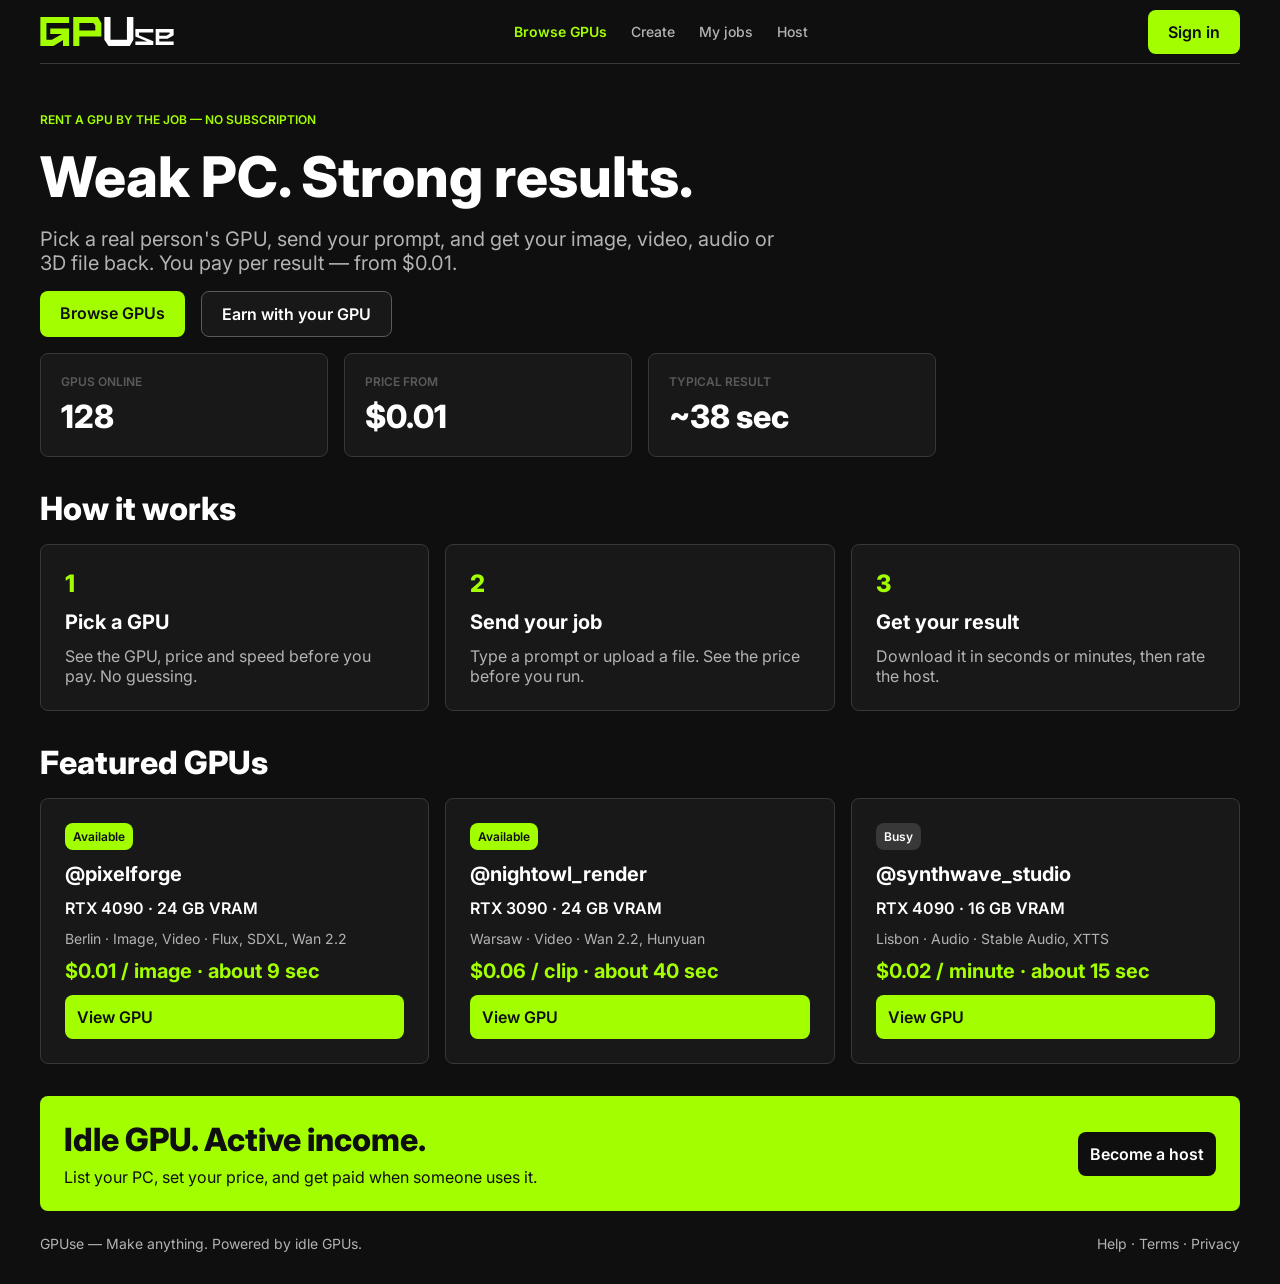
<file: index.html>
<!DOCTYPE html>
<html lang="en">
<head>
  <meta charset="UTF-8">
  <meta name="viewport" content="width=device-width, initial-scale=1.0">
  <title>GPUse — Rent a GPU by the job</title>
  <link rel="preconnect" href="https://fonts.googleapis.com">
  <link rel="preconnect" href="https://fonts.gstatic.com" crossorigin>
  <link href="https://fonts.googleapis.com/css2?family=Inter:wght@400;500;600;700;800&display=swap" rel="stylesheet">
  <link rel="icon" type="image/svg+xml" href="assets/logo.svg">
  <link rel="stylesheet" href="css/base.css">
  <link rel="stylesheet" href="css/components.css">
  <link rel="stylesheet" href="css/landing.css">
  <link rel="stylesheet" href="css/responsive.css">
</head>
<body>
  <div class="wrap">

    <header class="nav">
      <a class="logo" href="index.html"><img src="assets/logo.svg" alt="GPUse"></a>
      <nav class="nav-links">
        <a href="browse.html" class="active">Browse GPUs</a>
        <a href="create.html">Create</a>
        <a href="my-jobs.html">My jobs</a>
        <a href="host.html">Host</a>
      </nav>
      <a class="btn-primary" href="login.html">Sign in</a>
    </header>

    <main>
      <section class="hero">
        <p class="eyebrow">RENT A GPU BY THE JOB — NO SUBSCRIPTION</p>
        <h1>Weak PC. Strong results.</h1>
        <p class="lead">Pick a real person's GPU, send your prompt, and get your image, video, audio or 3D file back. You pay per result — from $0.01.</p>
        <div class="btn-row">
          <a class="btn-primary" href="browse.html">Browse GPUs</a>
          <a class="btn" href="list-gpu.html">Earn with your GPU</a>
        </div>
        <div class="stats">
          <div class="card-stat">
            <p class="k">GPUS ONLINE</p>
            <p class="v">128</p>
          </div>
          <div class="card-stat">
            <p class="k">PRICE FROM</p>
            <p class="v">$0.01</p>
          </div>
          <div class="card-stat">
            <p class="k">TYPICAL RESULT</p>
            <p class="v">~38 sec</p>
          </div>
        </div>
      </section>

      <h2 class="section-title">How it works</h2>
      <div class="cards3">
        <div class="step-card">
          <p class="step-num">1</p>
          <h3>Pick a GPU</h3>
          <p>See the GPU, price and speed before you pay. No guessing.</p>
        </div>
        <div class="step-card">
          <p class="step-num">2</p>
          <h3>Send your job</h3>
          <p>Type a prompt or upload a file. See the price before you run.</p>
        </div>
        <div class="step-card">
          <p class="step-num">3</p>
          <h3>Get your result</h3>
          <p>Download it in seconds or minutes, then rate the host.</p>
        </div>
      </div>

      <h2 class="section-title">Featured GPUs</h2>
      <div class="cards3">
        <article class="card-host">
          <span class="badge">Available</span>
          <h3>@pixelforge</h3>
          <p class="gpu">RTX 4090 · 24 GB VRAM</p>
          <p class="meta">Berlin · Image, Video · Flux, SDXL, Wan 2.2</p>
          <p class="price">$0.01 / image · about 9 sec</p>
          <a class="card-btn" href="create.html">View GPU</a>
        </article>
        <article class="card-host">
          <span class="badge">Available</span>
          <h3>@nightowl_render</h3>
          <p class="gpu">RTX 3090 · 24 GB VRAM</p>
          <p class="meta">Warsaw · Video · Wan 2.2, Hunyuan</p>
          <p class="price">$0.06 / clip · about 40 sec</p>
          <a class="card-btn" href="create.html">View GPU</a>
        </article>
        <article class="card-host">
          <span class="badge busy">Busy</span>
          <h3>@synthwave_studio</h3>
          <p class="gpu">RTX 4090 · 16 GB VRAM</p>
          <p class="meta">Lisbon · Audio · Stable Audio, XTTS</p>
          <p class="price">$0.02 / minute · about 15 sec</p>
          <a class="card-btn" href="create.html">View GPU</a>
        </article>
      </div>

      <div class="banner">
        <div>
          <h2>Idle GPU. Active income.</h2>
          <p>List your PC, set your price, and get paid when someone uses it.</p>
        </div>
        <a class="btn-dark" href="list-gpu.html">Become a host</a>
      </div>
    </main>

    <footer>
      <p>GPUse — Make anything. Powered by idle GPUs.</p>
      <p>Help · Terms · Privacy</p>
    </footer>

  </div>
</body>
</html>
</file>
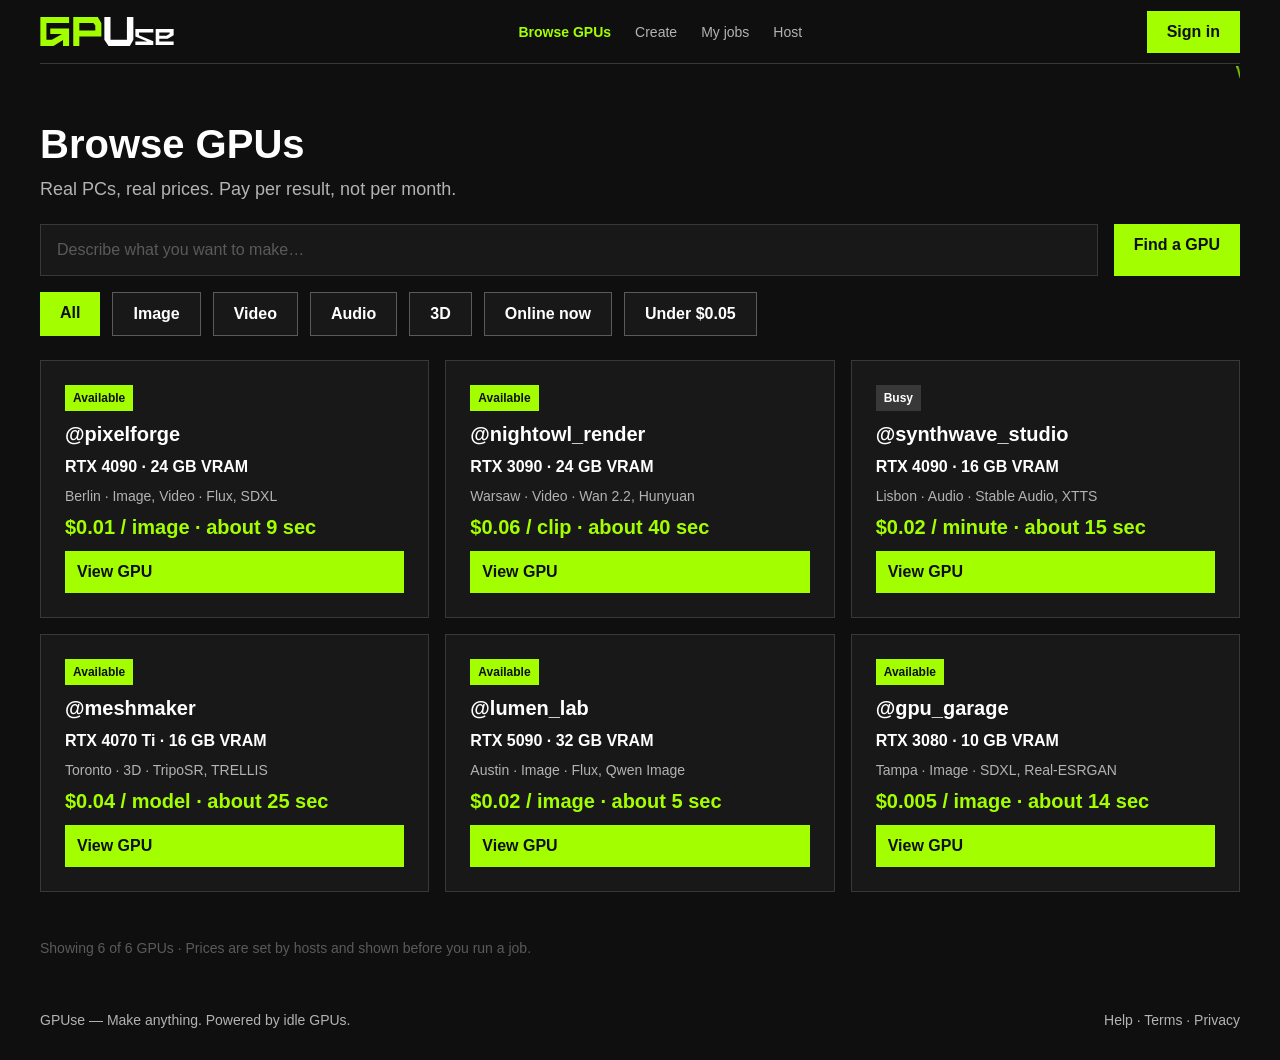
<file: public/index.html>
<!DOCTYPE html>
<html>
<head>
  <meta charset="UTF-8">
  <meta http-equiv="refresh" content="0;url=browse.html">
  <title>GPUse</title>
</head>
<body>
  <a href="browse.html">Open GPUse</a>
</body>
</html>
</file>
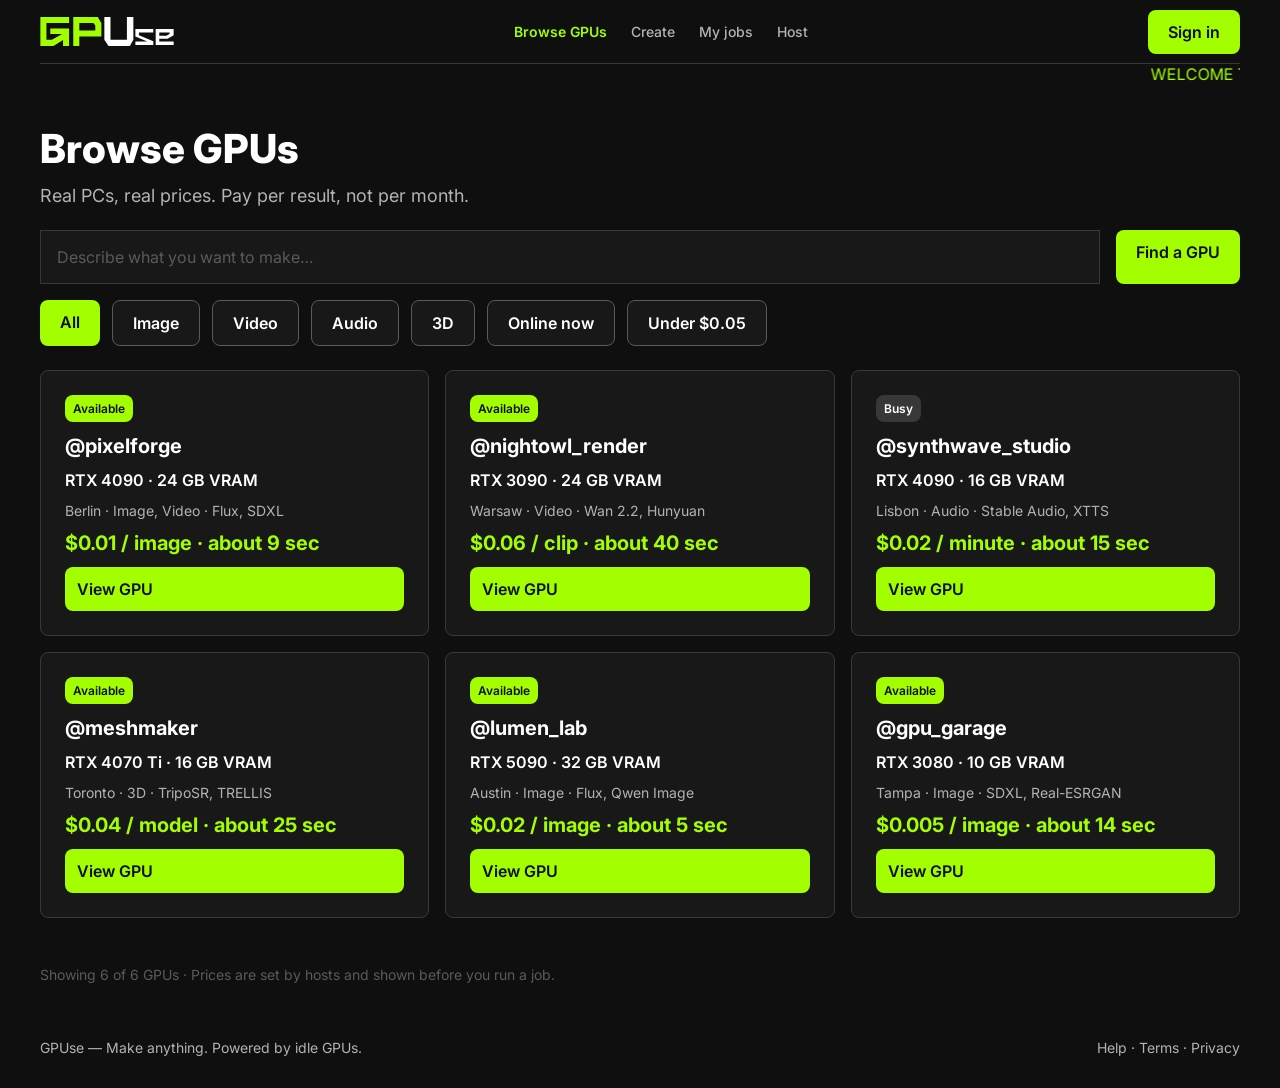
<file: browse.html>
<!DOCTYPE html>
<html lang="en">
<head>
  <meta charset="UTF-8">
  <meta name="viewport" content="width=device-width, initial-scale=1.0">
  <title>GPUse — Browse GPUs</title>
  <link rel="preconnect" href="https://fonts.googleapis.com">
  <link rel="preconnect" href="https://fonts.gstatic.com" crossorigin>
  <link href="https://fonts.googleapis.com/css2?family=Inter:wght@400;500;600;700;800&display=swap" rel="stylesheet">
  <link rel="icon" type="image/svg+xml" href="assets/logo.svg">
  <link rel="stylesheet" href="css/base.css">
  <link rel="stylesheet" href="css/components.css">
  <link rel="stylesheet" href="css/browse.css">
  <link rel="stylesheet" href="css/responsive.css">
</head>
<body>
  <div class="wrap">

    <header class="nav">
      <a class="logo" href="index.html"><img src="assets/logo.svg" alt="GPUse"></a>
      <nav class="nav-links">
        <a href="browse.html" class="active">Browse GPUs</a>
        <a href="create.html">Create</a>
        <a href="my-jobs.html">My jobs</a>
        <a href="host.html">Host</a>
      </nav>
      <a class="btn-primary" href="login.html">Sign in</a>
    </header>
      <marquee style="color: #a3ff00;">WELCOME TO GPUse — Make anything, contribute with your GPU!</marquee>

    <main>
      <div class="page-head">
        <h1>Browse GPUs</h1>
        <p class="sub">Real PCs, real prices. Pay per result, not per month.</p>
      </div>

      <div class="search-row">
        <input class="search-input" type="text" placeholder="Describe what you want to make…">
        <a class="btn-primary" href="#">Find a GPU</a>
      </div>

      <div class="chips">
        <a class="btn-primary" href="#">All</a>
        <a class="btn" href="#">Image</a>
        <a class="btn" href="#">Video</a>
        <a class="btn" href="#">Audio</a>
        <a class="btn" href="#">3D</a>
        <a class="btn" href="#">Online now</a>
        <a class="btn" href="#">Under $0.05</a>
      </div>

      <div class="cards3" style="margin-top: 0;">
        <article class="card-host">
          <span class="badge">Available</span>
          <h3>@pixelforge</h3>
          <p class="gpu">RTX 4090 · 24 GB VRAM</p>
          <p class="meta">Berlin · Image, Video · Flux, SDXL</p>
          <p class="price">$0.01 / image · about 9 sec</p>
          <a class="card-btn" href="create.html">View GPU</a>
        </article>
        <article class="card-host">
          <span class="badge">Available</span>
          <h3>@nightowl_render</h3>
          <p class="gpu">RTX 3090 · 24 GB VRAM</p>
          <p class="meta">Warsaw · Video · Wan 2.2, Hunyuan</p>
          <p class="price">$0.06 / clip · about 40 sec</p>
          <a class="card-btn" href="create.html">View GPU</a>
        </article>
        <article class="card-host">
          <span class="badge busy">Busy</span>
          <h3>@synthwave_studio</h3>
          <p class="gpu">RTX 4090 · 16 GB VRAM</p>
          <p class="meta">Lisbon · Audio · Stable Audio, XTTS</p>
          <p class="price">$0.02 / minute · about 15 sec</p>
          <a class="card-btn" href="create.html">View GPU</a>
        </article>
        <article class="card-host">
          <span class="badge">Available</span>
          <h3>@meshmaker</h3>
          <p class="gpu">RTX 4070 Ti · 16 GB VRAM</p>
          <p class="meta">Toronto · 3D · TripoSR, TRELLIS</p>
          <p class="price">$0.04 / model · about 25 sec</p>
          <a class="card-btn" href="create.html">View GPU</a>
        </article>
        <article class="card-host">
          <span class="badge">Available</span>
          <h3>@lumen_lab</h3>
          <p class="gpu">RTX 5090 · 32 GB VRAM</p>
          <p class="meta">Austin · Image · Flux, Qwen Image</p>
          <p class="price">$0.02 / image · about 5 sec</p>
          <a class="card-btn" href="create.html">View GPU</a>
        </article>
        <article class="card-host">
          <span class="badge">Available</span>
          <h3>@gpu_garage</h3>
          <p class="gpu">RTX 3080 · 10 GB VRAM</p>
          <p class="meta">Tampa · Image · SDXL, Real-ESRGAN</p>
          <p class="price">$0.005 / image · about 14 sec</p>
          <a class="card-btn" href="create.html">View GPU</a>
        </article>
      </div>

      <p class="note">Showing 6 of 128 GPUs · Prices are set by hosts and shown before you run a job.</p>
    </main>

    <footer>
      <p>GPUse — Make anything. Powered by idle GPUs.</p>
      <p>Help · Terms · Privacy</p>
    </footer>

  </div>

  <script>
    // Single-select for the filter chips (All, Image, Video, Audio, 3D, Online now, Under $0.05)
    document.querySelectorAll('.chips').forEach(function (group) {
      group.querySelectorAll('a').forEach(function (chip) {
        chip.addEventListener('click', function (e) {
          e.preventDefault();
          group.querySelectorAll('a').forEach(function (c) {
            c.classList.remove('btn-primary');
            c.classList.add('btn');
          });
          chip.classList.remove('btn');
          chip.classList.add('btn-primary');
        });
      });
    });
  </script>
  <script src="js/browse.js"></script>
</body>
</html>
</file>
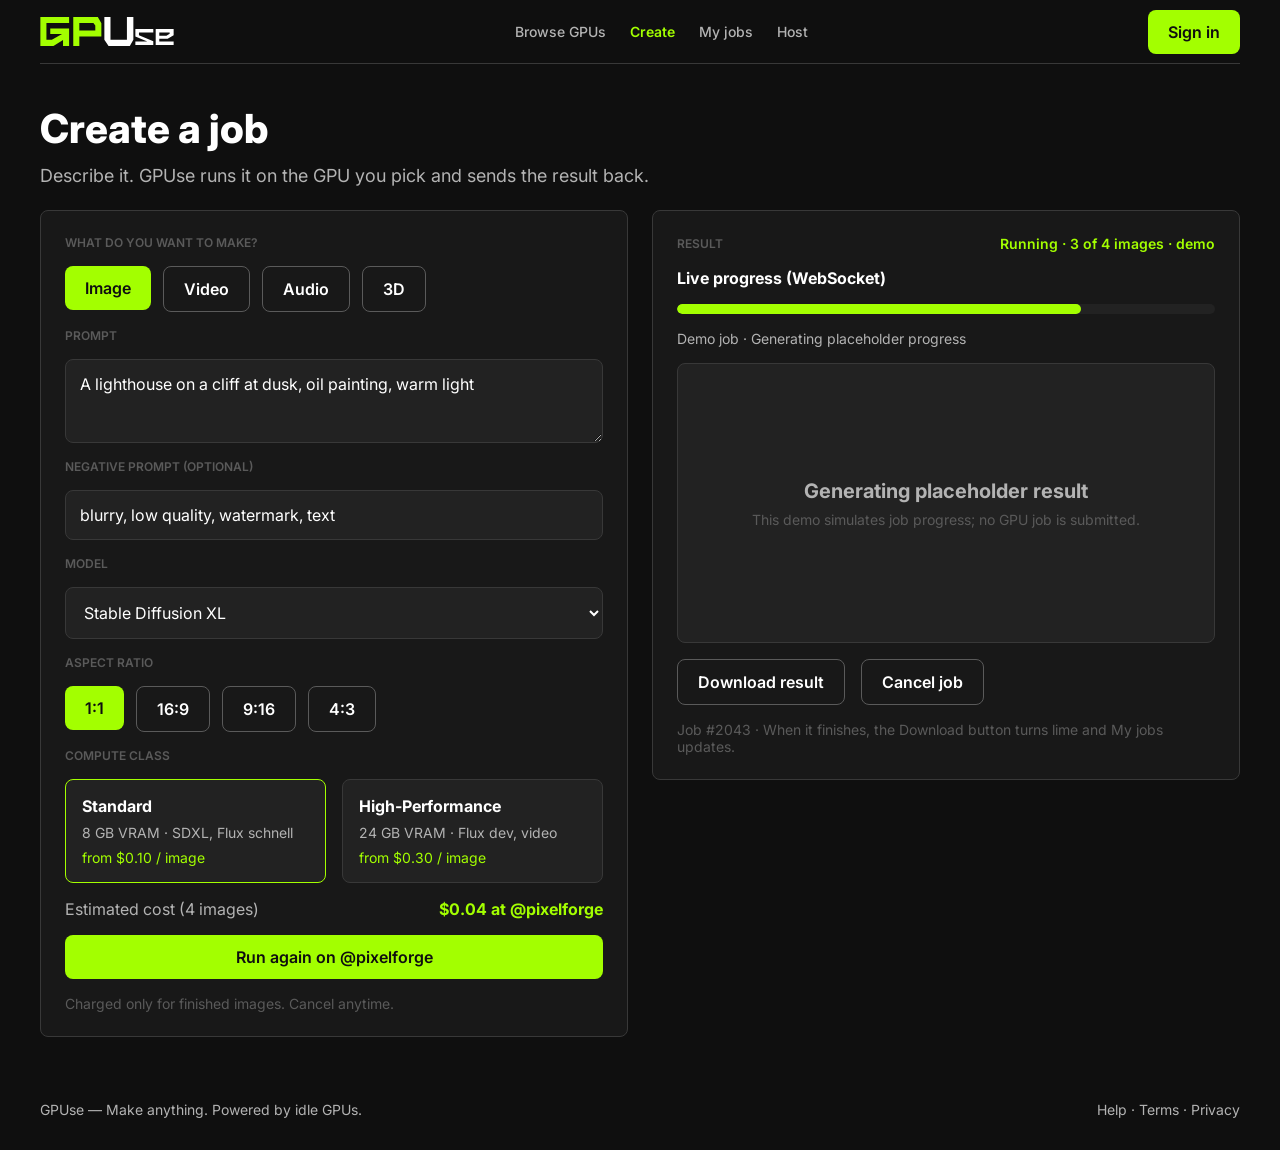
<file: create.html>
<!DOCTYPE html>
<html lang="en">
<head>
  <meta charset="UTF-8">
  <meta name="viewport" content="width=device-width, initial-scale=1.0">
  <title>GPUse — Create a job</title>
  <link rel="preconnect" href="https://fonts.googleapis.com">
  <link rel="preconnect" href="https://fonts.gstatic.com" crossorigin>
  <link href="https://fonts.googleapis.com/css2?family=Inter:wght@400;500;600;700;800&display=swap" rel="stylesheet">
  <link rel="icon" type="image/svg+xml" href="assets/logo.svg">
  <link rel="stylesheet" href="css/base.css">
  <link rel="stylesheet" href="css/components.css">
  <link rel="stylesheet" href="css/create.css">
  <link rel="stylesheet" href="css/responsive.css">
</head>
<body>
  <div class="wrap">

    <header class="nav">
      <a class="logo" href="index.html"><img src="assets/logo.svg" alt="GPUse"></a>
      <nav class="nav-links">
        <a href="browse.html">Browse GPUs</a>
        <a href="create.html" class="active">Create</a>
        <a href="my-jobs.html">My jobs</a>
        <a href="host.html">Host</a>
      </nav>
      <a class="btn-primary" href="login.html">Sign in</a>
    </header>

    <main>
      <div class="page-head">
        <h1>Create a job</h1>
        <p class="sub">Describe it. GPUse runs it on the GPU you pick and sends the result back.</p>
      </div>

      <div class="cols2">
        <form class="panel">
          <p class="flabel">WHAT DO YOU WANT TO MAKE?</p>
          <div class="chips">
            <a class="btn-primary" href="#">Image</a>
            <a class="btn" href="#">Video</a>
            <a class="btn" href="#">Audio</a>
            <a class="btn" href="#">3D</a>
          </div>

          <label class="flabel" for="prompt">PROMPT</label>
          <textarea class="field" id="prompt">A lighthouse on a cliff at dusk, oil painting, warm light</textarea>

          <label class="flabel" for="negative">NEGATIVE PROMPT (OPTIONAL)</label>
          <input class="field" id="negative" type="text" value="blurry, low quality, watermark, text">

          <label class="flabel" for="model">MODEL</label>
          <select class="field" id="model">
            <option selected>Stable Diffusion XL</option>
            <option>Flux.1 dev</option>
            <option>Flux schnell</option>
            <option>Wan 2.2</option>
          </select>

          <p class="flabel">ASPECT RATIO</p>
          <div class="chips">
            <a class="btn-primary" href="#">1:1</a>
            <a class="btn" href="#">16:9</a>
            <a class="btn" href="#">9:16</a>
            <a class="btn" href="#">4:3</a>
          </div>

          <p class="flabel">COMPUTE CLASS</p>
          <div class="class-row">
            <div class="class-card selected">
              <h3>Standard</h3>
              <p>8 GB VRAM · SDXL, Flux schnell</p>
              <p class="class-price">from $0.10 / image</p>
            </div>
            <div class="class-card">
              <h3>High-Performance</h3>
              <p>24 GB VRAM · Flux dev, video</p>
              <p class="class-price">from $0.30 / image</p>
            </div>
          </div>

          <div class="cost-row">
            <p>Estimated cost (4 images)</p>
            <p class="cost">$0.04 at @pixelforge</p>
          </div>

          <a class="btn-primary btn-block" href="#">Run on @pixelforge</a>
          <p class="fine">Charged only for finished images. Cancel anytime.</p>
        </form>

        <section class="panel result">
          <div class="result-head">
            <p class="flabel">RESULT</p>
            <p class="running">● Running · 2 of 4 images · 24 sec</p>
          </div>
          <h3>Live progress (WebSocket)</h3>
          <div class="progress"><div style="width: 62%;"></div></div>
          <p class="host-line">Host @pixelforge · RTX 4090 · Image 3 of 4 rendering</p>

          <div class="preview">
            <h3>Preview appears here</h3>
            <p>Finished images replace this box. No custom canvas needed.</p>
          </div>

          <div class="btn-row">
            <a class="btn" href="#">Download result</a>
            <a class="btn" href="#">Cancel job</a>
          </div>
          <p class="fine">Job #2043 · When it finishes, the Download button turns lime and My jobs updates.</p>
        </section>
      </div>
    </main>

    <footer>
      <p>GPUse — Make anything. Powered by idle GPUs.</p>
      <p>Help · Terms · Privacy</p>
    </footer>

  </div>

  <script>
    // Single-select for chip groups (What to make, Aspect ratio)
    document.querySelectorAll('.chips').forEach(function (group) {
      group.querySelectorAll('a').forEach(function (chip) {
        chip.addEventListener('click', function (e) {
          e.preventDefault();
          group.querySelectorAll('a').forEach(function (c) {
            c.classList.remove('btn-primary');
            c.classList.add('btn');
          });
          chip.classList.remove('btn');
          chip.classList.add('btn-primary');
        });
      });
    });

    // Single-select for compute class cards
    document.querySelectorAll('.class-row').forEach(function (group) {
      group.querySelectorAll('.class-card').forEach(function (card) {
        card.addEventListener('click', function () {
          group.querySelectorAll('.class-card').forEach(function (c) {
            c.classList.remove('selected');
          });
          card.classList.add('selected');
        });
      });
    });
  </script>
  <script src="js/create.js"></script>
</body>
</html>
</file>
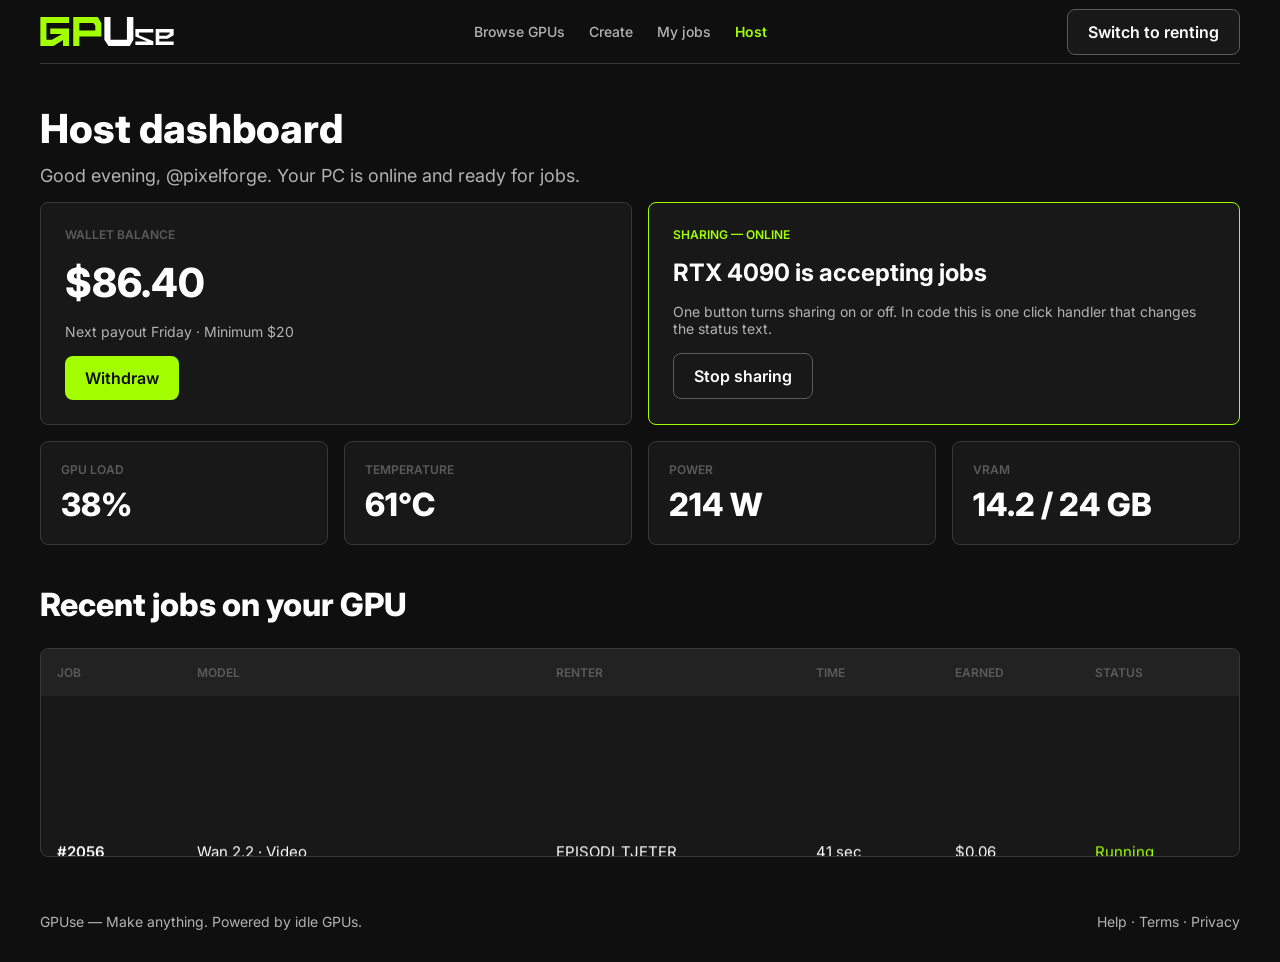
<file: host.html>
<!DOCTYPE html>
<html lang="en">
<head>
  <meta charset="UTF-8">
  <meta name="viewport" content="width=device-width, initial-scale=1.0">
  <title>GPUse — Host dashboard</title>
  <link rel="preconnect" href="https://fonts.googleapis.com">
  <link rel="preconnect" href="https://fonts.gstatic.com" crossorigin>
  <link href="https://fonts.googleapis.com/css2?family=Inter:wght@400;500;600;700;800&display=swap" rel="stylesheet">
  <link rel="icon" type="image/svg+xml" href="assets/logo.svg">
  <link rel="stylesheet" href="css/base.css">
  <link rel="stylesheet" href="css/components.css">
  <link rel="stylesheet" href="css/host.css">
  <link rel="stylesheet" href="css/responsive.css">
</head>
<body>
  <div class="wrap">

    <header class="nav">
      <a class="logo" href="index.html"><img src="assets/logo.svg" alt="GPUse"></a>
      <nav class="nav-links">
        <a href="browse.html">Browse GPUs</a>
        <a href="create.html">Create</a>
        <a href="my-jobs.html">My jobs</a>
        <a href="host.html" class="active">Host</a>
      </nav>
      <a class="btn" href="browse.html">Switch to renting</a>
    </header>

    <main>
      <div class="page-head">
        <h1>Host dashboard</h1>
        <p class="sub">Good evening, @pixelforge. Your PC is online and ready for jobs.</p>
      </div>

      <div class="grid2">
        <section class="panel">
          <p class="flabel">WALLET BALANCE</p>
          <p class="big">$86.40</p>
          <p class="panel-sub">Next payout Friday · Minimum $20</p>
          <a class="btn-primary" href="#">Withdraw</a>
        </section>

        <section class="panel panel-online">
          <p class="flabel lime">SHARING — ONLINE</p>
          <h3>RTX 4090 is accepting jobs</h3>
          <p class="panel-sub">One button turns sharing on or off. In code this is one click handler that changes the status text.</p>
          <a class="btn" href="#">Stop sharing</a>
        </section>
      </div>

      <div class="stats4">
        <div class="card-stat">
          <p class="k">GPU LOAD</p>
          <p class="v">38%</p>
        </div>
        <div class="card-stat">
          <p class="k">TEMPERATURE</p>
          <p class="v">61°C</p>
        </div>
        <div class="card-stat">
          <p class="k">POWER</p>
          <p class="v">214 W</p>
        </div>
        <div class="card-stat">
          <p class="k">VRAM</p>
          <p class="v">14.2 / 24 GB</p>
        </div>
      </div>

      <h2 class="section-title">Recent jobs on your GPU</h2>
      <div class="table-wrap">
        <table>
          <colgroup>
            <col style="width: 140px;">
            <col style="width: 360px;">
            <col style="width: 260px;">
            <col style="width: 140px;">
            <col style="width: 140px;">
            <col style="width: 160px;">
          </colgroup>
          <tr>
            <th>JOB</th>
            <th>MODEL</th>
            <th>RENTER</th>
            <th>TIME</th>
            <th>EARNED</th>
            <th>STATUS</th>
          </tr>
        </table>
        <marquee class="jobs-marquee" direction="up" scrollamount="2" height="160" behavior="scroll">
          <table>
            <colgroup>
              <col style="width: 140px;">
              <col style="width: 360px;">
              <col style="width: 260px;">
              <col style="width: 140px;">
              <col style="width: 140px;">
              <col style="width: 160px;">
            </colgroup>
            <tr>
              <td>#2056</td>
              <td>Wan 2.2 · Video</td>
              <td>EPISODI_TJETER</td>
              <td>41 sec</td>
              <td>$0.06</td>
              <td class="st">Running</td>
            </tr>
            <tr>
              <td>#2055</td>
              <td>Flux.1 dev · Image</td>
              <td>BackEndi</td>
              <td>38 sec</td>
              <td>$0.04</td>
              <td class="st">Done</td>
            </tr>
            <tr>
              <td>#2054</td>
              <td>SDXL · Image</td>
              <td>xXKorcariXx</td>
              <td>17 sec</td>
              <td>$0.02</td>
              <td class="st">Done</td>
            </tr>
            <tr>
              <td>#2054</td>
              <td>SDXL · Image</td>
              <td>Aleximon</td>
              <td>17 sec</td>
              <td>$0.02</td>
              <td class="st">Done</td>
            </tr>
          </table>
        </marquee>
      </div>
    </main>

    <footer>
      <p>GPUse — Make anything. Powered by idle GPUs.</p>
      <p>Help · Terms · Privacy</p>
    </footer>

  </div>
  <script src="js/host.js"></script>
</body>
</html>
</file>
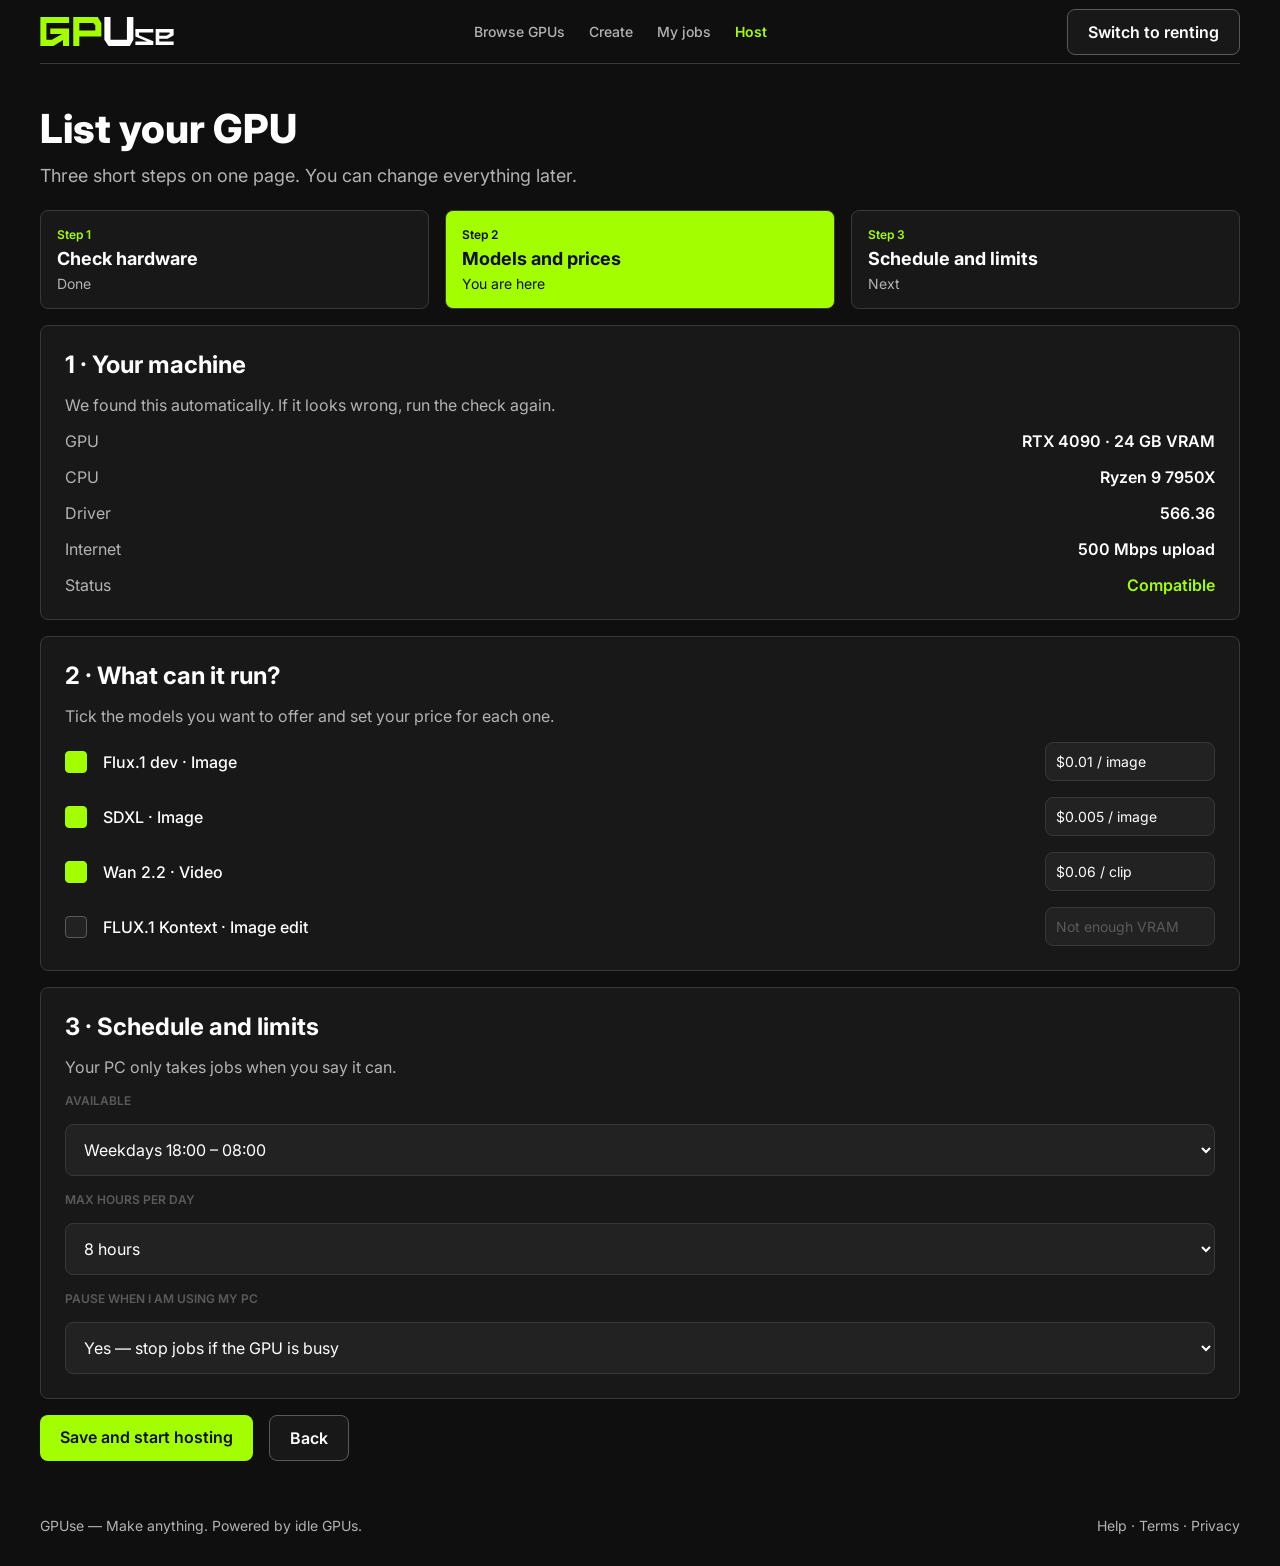
<file: list-gpu.html>
<!DOCTYPE html>
<html lang="en">
<head>
  <meta charset="UTF-8">
  <meta name="viewport" content="width=device-width, initial-scale=1.0">
  <title>GPUse — List your GPU</title>
  <link rel="preconnect" href="https://fonts.googleapis.com">
  <link rel="preconnect" href="https://fonts.gstatic.com" crossorigin>
  <link href="https://fonts.googleapis.com/css2?family=Inter:wght@400;500;600;700;800&display=swap" rel="stylesheet">
  <link rel="icon" type="image/svg+xml" href="assets/logo.svg">
  <link rel="stylesheet" href="css/base.css">
  <link rel="stylesheet" href="css/components.css">
  <link rel="stylesheet" href="css/list-gpu.css">
  <link rel="stylesheet" href="css/responsive.css">
</head>
<body>
  <div class="wrap">

    <header class="nav">
      <a class="logo" href="index.html"><img src="assets/logo.svg" alt="GPUse"></a>
      <nav class="nav-links">
        <a href="browse.html">Browse GPUs</a>
        <a href="create.html">Create</a>
        <a href="my-jobs.html">My jobs</a>
        <a href="host.html" class="active">Host</a>
      </nav>
      <a class="btn" href="browse.html">Switch to renting</a>
    </header>

    <main>
      <div class="page-head">
        <h1>List your GPU</h1>
        <p class="sub">Three short steps on one page. You can change everything later.</p>
      </div>

      <div class="steps">
        <div class="step-card">
          <p class="step-k">Step 1</p>
          <h3>Check hardware</h3>
          <p>Done</p>
        </div>
        <div class="step-card active">
          <p class="step-k">Step 2</p>
          <h3>Models and prices</h3>
          <p>You are here</p>
        </div>
        <div class="step-card">
          <p class="step-k">Step 3</p>
          <h3>Schedule and limits</h3>
          <p>Next</p>
        </div>
      </div>

      <div class="stack">
        <section class="panel">
          <h2>1 · Your machine</h2>
          <p class="panel-sub">We found this automatically. If it looks wrong, run the check again.</p>
          <div class="spec-row"><span>GPU</span><strong>RTX 4090 · 24 GB VRAM</strong></div>
          <div class="spec-row"><span>CPU</span><strong>Ryzen 9 7950X</strong></div>
          <div class="spec-row"><span>Driver</span><strong>566.36</strong></div>
          <div class="spec-row"><span>Internet</span><strong>500 Mbps upload</strong></div>
          <div class="spec-row"><span>Status</span><strong class="lime">Compatible</strong></div>
        </section>

        <section class="panel">
          <h2>2 · What can it run?</h2>
          <p class="panel-sub">Tick the models you want to offer and set your price for each one.</p>

          <label class="model-row">
            <input class="cb" type="checkbox" checked>
            <span class="model-name">Flux.1 dev · Image</span>
            <input class="price-field" type="text" value="$0.01 / image">
          </label>
          <label class="model-row">
            <input class="cb" type="checkbox" checked>
            <span class="model-name">SDXL · Image</span>
            <input class="price-field" type="text" value="$0.005 / image">
          </label>
          <label class="model-row">
            <input class="cb" type="checkbox" checked>
            <span class="model-name">Wan 2.2 · Video</span>
            <input class="price-field" type="text" value="$0.06 / clip">
          </label>
          <label class="model-row">
            <input class="cb" type="checkbox">
            <span class="model-name">FLUX.1 Kontext · Image edit</span>
            <input class="price-field" type="text" value="Not enough VRAM" disabled>
          </label>
        </section>

        <section class="panel">
          <h2>3 · Schedule and limits</h2>
          <p class="panel-sub">Your PC only takes jobs when you say it can.</p>

          <label class="flabel" for="available">AVAILABLE</label>
          <select class="field" id="available">
            <option selected>Weekdays 18:00 – 08:00</option>
            <option>Every day 18:00 – 08:00</option>
            <option>Weekends only</option>
            <option>Always on</option>
          </select>

          <label class="flabel" for="max-hours">MAX HOURS PER DAY</label>
          <select class="field" id="max-hours">
            <option>4 hours</option>
            <option selected>8 hours</option>
            <option>12 hours</option>
            <option>No limit</option>
          </select>

          <label class="flabel" for="pause">PAUSE WHEN I AM USING MY PC</label>
          <select class="field" id="pause">
            <option selected>Yes — stop jobs if the GPU is busy</option>
            <option>No — keep jobs running</option>
          </select>
        </section>
      </div>

      <div class="btn-row actions">
        <a class="btn-primary" href="host.html">Save and start hosting</a>
        <a class="btn" href="host.html">Back</a>
      </div>
    </main>

    <footer>
      <p>GPUse — Make anything. Powered by idle GPUs.</p>
      <p>Help · Terms · Privacy</p>
    </footer>

  </div>
  <script src="js/list-gpu.js"></script>
</body>
</html>
</file>
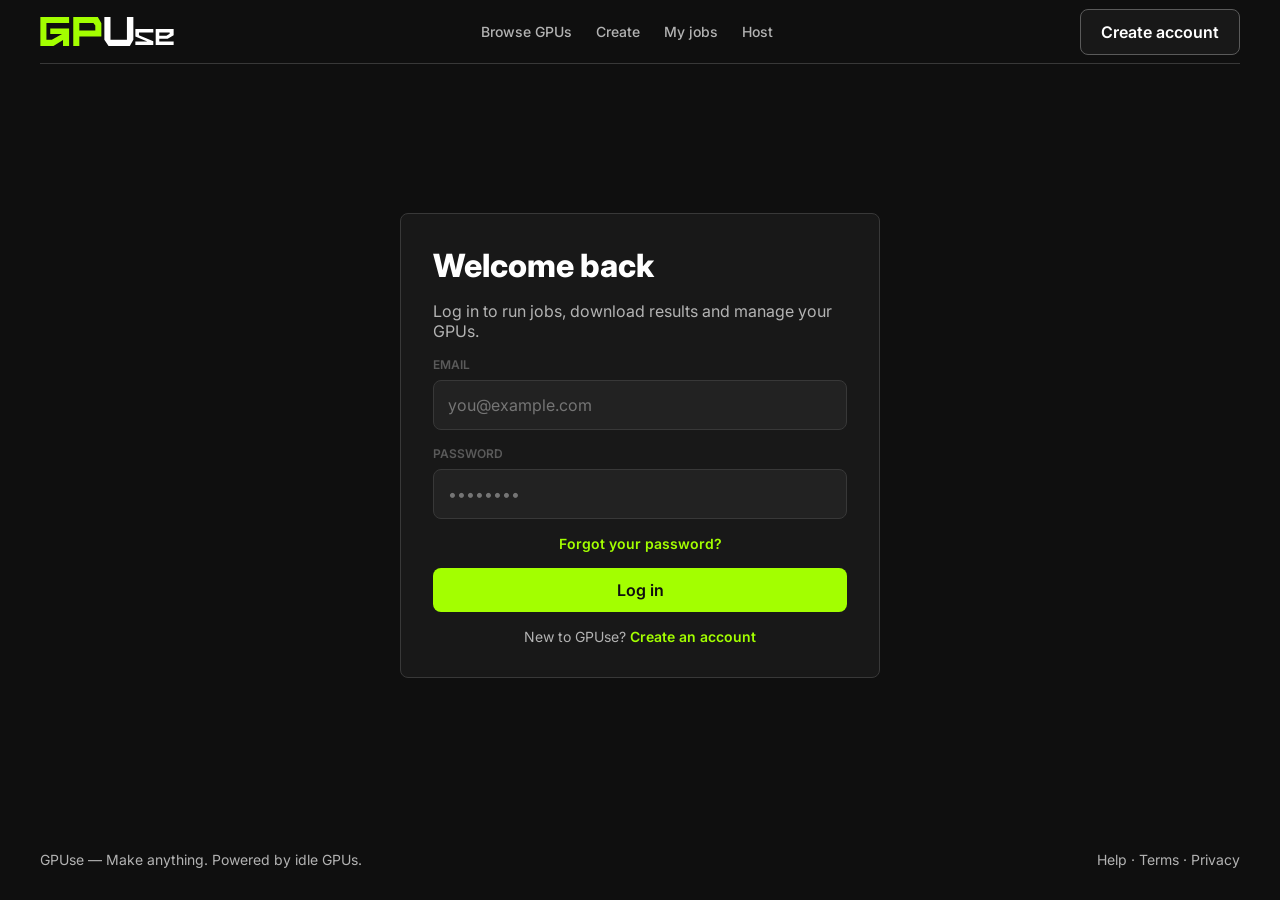
<file: login.html>
<!DOCTYPE html>
<html lang="en">
<head>
  <meta charset="UTF-8">
  <meta name="viewport" content="width=device-width, initial-scale=1.0">
  <title>GPUse — Log in</title>
  <link rel="preconnect" href="https://fonts.googleapis.com">
  <link rel="preconnect" href="https://fonts.gstatic.com" crossorigin>
  <link href="https://fonts.googleapis.com/css2?family=Inter:wght@400;500;600;700;800&display=swap" rel="stylesheet">
  <link rel="icon" type="image/svg+xml" href="assets/logo.svg">
  <link rel="stylesheet" href="css/base.css">
  <link rel="stylesheet" href="css/components.css">
  <link rel="stylesheet" href="css/auth.css">
  <link rel="stylesheet" href="css/responsive.css">
</head>
<body>
  <div class="wrap">

    <header class="nav">
      <a class="logo" href="index.html"><img src="assets/logo.svg" alt="GPUse"></a>
      <nav class="nav-links">
        <a href="browse.html">Browse GPUs</a>
        <a href="create.html">Create</a>
        <a href="my-jobs.html">My jobs</a>
        <a href="host.html">Host</a>
      </nav>
      <a class="btn" href="signup.html">Create account</a>
    </header>

    <main class="auth-wrap">
      <form class="panel auth-panel">
        <h1>Welcome back</h1>
        <p class="sub">Log in to run jobs, download results and manage your GPUs.</p>

        <div class="field-group">
          <label class="flabel" for="email">EMAIL</label>
          <input class="field" id="email" type="email" placeholder="you@example.com" required>
        </div>

        <div class="field-group">
          <label class="flabel" for="password">PASSWORD</label>
          <input class="field" id="password" type="password" placeholder="••••••••" required>
        </div>

        <a class="forgot" href="#">Forgot your password?</a>

        <button class="btn-primary btn-block" type="submit">Log in</button>

        <p class="switch">New to GPUse? <a href="signup.html">Create an account</a></p>
      </form>
    </main>

    <footer>
      <p>GPUse — Make anything. Powered by idle GPUs.</p>
      <p>Help · Terms · Privacy</p>
    </footer>

  </div>
    <script src="js/login.js"></script>
</body>
</html>
</file>
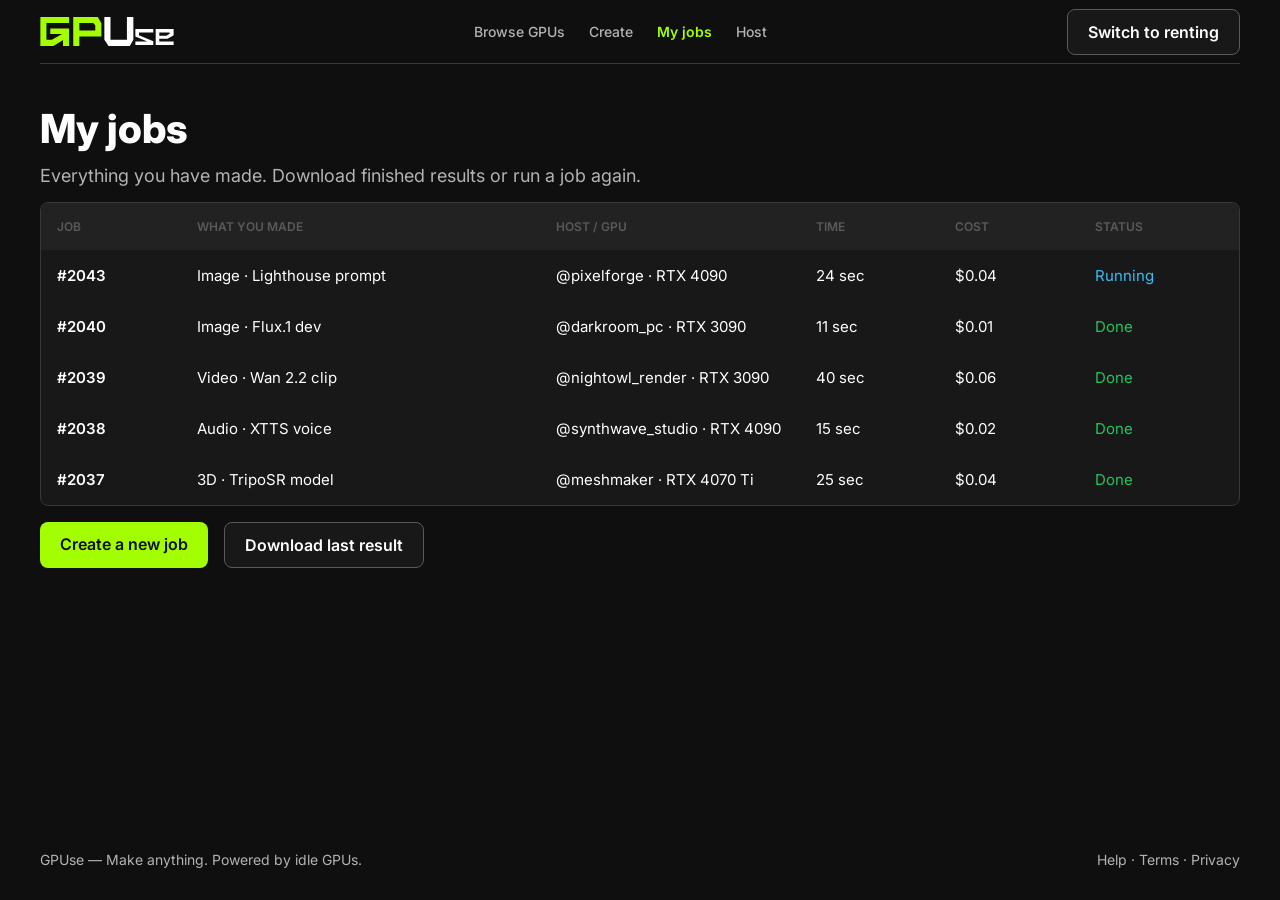
<file: my-jobs.html>
<!DOCTYPE html>
<html lang="en">
<head>
  <meta charset="UTF-8">
  <meta name="viewport" content="width=device-width, initial-scale=1.0">
  <title>GPUse — My jobs</title>
  <link rel="preconnect" href="https://fonts.googleapis.com">
  <link rel="preconnect" href="https://fonts.gstatic.com" crossorigin>
  <link href="https://fonts.googleapis.com/css2?family=Inter:wght@400;500;600;700;800&display=swap" rel="stylesheet">
  <link rel="icon" type="image/svg+xml" href="assets/logo.svg">
  <link rel="stylesheet" href="css/base.css">
  <link rel="stylesheet" href="css/components.css">
  <link rel="stylesheet" href="css/my-jobs.css">
  <link rel="stylesheet" href="css/responsive.css">
</head>
<body>
  <div class="wrap">

    <header class="nav">
      <a class="logo" href="index.html"><img src="assets/logo.svg" alt="GPUse"></a>
      <nav class="nav-links">
        <a href="browse.html">Browse GPUs</a>
        <a href="create.html">Create</a>
        <a href="my-jobs.html" class="active">My jobs</a>
        <a href="host.html">Host</a>
      </nav>
      <a class="btn" href="browse.html">Switch to renting</a>
    </header>

    <main>
      <div class="page-head">
        <h1>My jobs</h1>
        <p class="sub">Everything you have made. Download finished results or run a job again.</p>
      </div>

      <div class="table-wrap" style="margin-top: 16px;">
        <table>
          <colgroup>
            <col style="width: 140px;">
            <col style="width: 360px;">
            <col style="width: 260px;">
            <col style="width: 140px;">
            <col style="width: 140px;">
            <col style="width: 160px;">
          </colgroup>
          <tr>
            <th>JOB</th>
            <th>WHAT YOU MADE</th>
            <th>HOST / GPU</th>
            <th>TIME</th>
            <th>COST</th>
            <th>STATUS</th>
          </tr>
          <tr>
            <td>#2043</td>
            <td>Image · Lighthouse prompt</td>
            <td>@pixelforge · RTX 4090</td>
            <td>24 sec</td>
            <td>$0.04</td>
            <td class="st">Running</td>
          </tr>
          <tr>
            <td>#2040</td>
            <td>Image · Flux.1 dev</td>
            <td>@darkroom_pc · RTX 3090</td>
            <td>11 sec</td>
            <td>$0.01</td>
            <td class="st">Done</td>
          </tr>
          <tr>
            <td>#2039</td>
            <td>Video · Wan 2.2 clip</td>
            <td>@nightowl_render · RTX 3090</td>
            <td>40 sec</td>
            <td>$0.06</td>
            <td class="st">Done</td>
          </tr>
          <tr>
            <td>#2038</td>
            <td>Audio · XTTS voice</td>
            <td>@synthwave_studio · RTX 4090</td>
            <td>15 sec</td>
            <td>$0.02</td>
            <td class="st">Done</td>
          </tr>
          <tr>
            <td>#2037</td>
            <td>3D · TripoSR model</td>
            <td>@meshmaker · RTX 4070 Ti</td>
            <td>25 sec</td>
            <td>$0.04</td>
            <td class="st">Done</td>
          </tr>
        </table>
      </div>

      <div class="actions">
        <a class="btn-primary" href="create.html">Create a new job</a>
        <a class="btn" href="#">Download last result</a>
      </div>

      <!-- Empty state: show this card instead of the table when a user has no jobs yet -->
      <div class="panel empty">
        <p class="flabel">Empty state — use this card instead of the table when a user has no jobs yet:</p>
        <h3>No jobs yet. Make your first one.</h3>
        <p>Pick a GPU, type a prompt, and your result will appear here.</p>
      </div>
    </main>

    <footer>
      <p>GPUse — Make anything. Powered by idle GPUs.</p>
      <p>Help · Terms · Privacy</p>
    </footer>

  </div>
   <script src="js/my-jobs.js"></script>
</body>
</html>
</file>
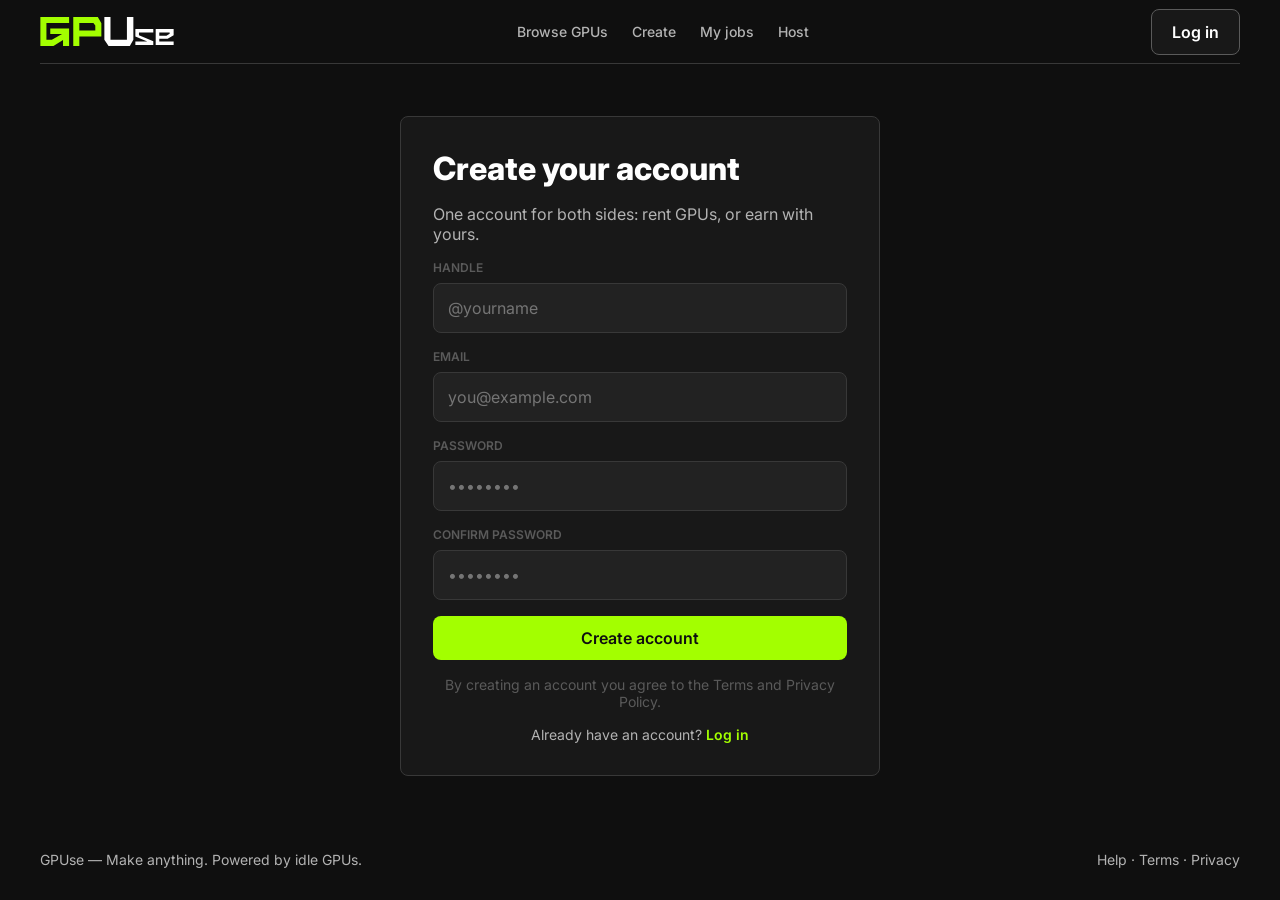
<file: signup.html>
<!DOCTYPE html>
<html lang="en">
<head>
  <meta charset="UTF-8">
  <meta name="viewport" content="width=device-width, initial-scale=1.0">
  <title>GPUse — Sign up</title>
  <link rel="preconnect" href="https://fonts.googleapis.com">
  <link rel="preconnect" href="https://fonts.gstatic.com" crossorigin>
  <link href="https://fonts.googleapis.com/css2?family=Inter:wght@400;500;600;700;800&display=swap" rel="stylesheet">
  <link rel="icon" type="image/svg+xml" href="assets/logo.svg">
  <link rel="stylesheet" href="css/base.css">
  <link rel="stylesheet" href="css/components.css">
  <link rel="stylesheet" href="css/auth.css">
  <link rel="stylesheet" href="css/responsive.css">
</head>
<body>
  <div class="wrap">

    <header class="nav">
      <a class="logo" href="index.html"><img src="assets/logo.svg" alt="GPUse"></a>
      <nav class="nav-links">
        <a href="browse.html">Browse GPUs</a>
        <a href="create.html">Create</a>
        <a href="my-jobs.html">My jobs</a>
        <a href="host.html">Host</a>
      </nav>
      <a class="btn" href="login.html">Log in</a>
    </header>

    <main class="auth-wrap">
      <form class="panel auth-panel">
        <h1>Create your account</h1>
        <p class="sub">One account for both sides: rent GPUs, or earn with yours.</p>

        <div class="field-group">
          <label class="flabel" for="handle">HANDLE</label>
          <input class="field" id="handle" type="text" placeholder="@yourname" required>
        </div>

        <div class="field-group">
          <label class="flabel" for="email">EMAIL</label>
          <input class="field" id="email" type="email" placeholder="you@example.com" required>
        </div>

        <div class="field-group">
          <label class="flabel" for="password">PASSWORD</label>
          <input class="field" id="password" type="password" placeholder="••••••••" required>
        </div>

        <div class="field-group">
          <label class="flabel" for="confirm">CONFIRM PASSWORD</label>
          <input class="field" id="confirm" type="password" placeholder="••••••••" required>
        </div>

        <button class="btn-primary btn-block" type="submit">Create account</button>

        <p class="fine">By creating an account you agree to the Terms and Privacy Policy.</p>

        <p class="switch">Already have an account? <a href="login.html">Log in</a></p>
      </form>
    </main>

    <footer>
      <p>GPUse — Make anything. Powered by idle GPUs.</p>
      <p>Help · Terms · Privacy</p>
    </footer>

  </div>
  <script src="js/signup.js"></script>
</body>
</html>
</file>
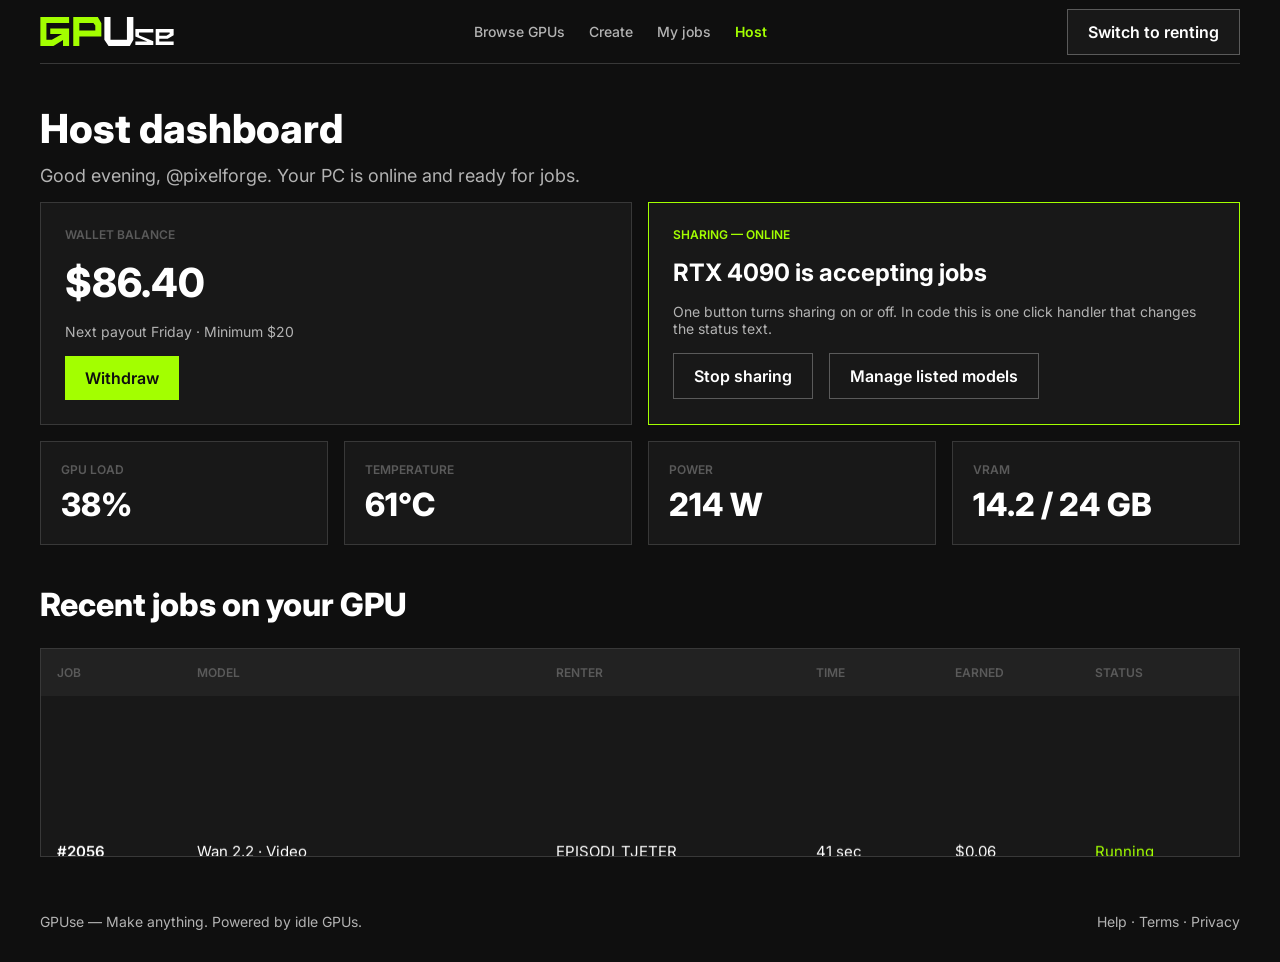
<file: public/host.html>
<!DOCTYPE html>
<html lang="en">
<head>
  <meta charset="UTF-8">
  <meta name="viewport" content="width=device-width, initial-scale=1.0">
  <title>GPUse — Host dashboard</title>
  <link rel="preconnect" href="https://fonts.googleapis.com">
  <link rel="preconnect" href="https://fonts.gstatic.com" crossorigin>
  <link href="https://fonts.googleapis.com/css2?family=Inter:wght@400;500;600;700;800&display=swap" rel="stylesheet">
  <link rel="icon" type="image/svg+xml" href="assets/logo.svg">
  <link rel="stylesheet" href="css/base.css">
  <link rel="stylesheet" href="css/components.css">
  <link rel="stylesheet" href="css/host.css">
  <link rel="stylesheet" href="css/responsive.css">
</head>
<body>
  <div class="wrap">

    <header class="nav">
      <a class="logo" href="index.html"><img src="assets/logo.svg" alt="GPUse"></a>
      <nav class="nav-links">
        <a href="browse.html">Browse GPUs</a>
        <a href="create.html">Create</a>
        <a href="my-jobs.html">My jobs</a>
        <a href="host.html" class="active">Host</a>
      </nav>
      <a class="btn" href="browse.html">Switch to renting</a>
    </header>

    <main>
      <div class="page-head">
        <h1>Host dashboard</h1>
        <p class="sub">Good evening, @pixelforge. Your PC is online and ready for jobs.</p>
      </div>

      <div class="grid2">
        <section class="panel">
          <p class="flabel">WALLET BALANCE</p>
          <p class="big">$86.40</p>
          <p class="panel-sub">Next payout Friday · Minimum $20</p>
          <a class="btn-primary" href="#">Withdraw</a>
        </section>

        <section class="panel panel-online">
          <p class="flabel lime">SHARING — ONLINE</p>
          <h3>RTX 4090 is accepting jobs</h3>
          <p class="panel-sub">One button turns sharing on or off. In code this is one click handler that changes the status text.</p>
          <div class="btn-row">
            <a class="btn" href="#">Stop sharing</a>
            <a class="btn" href="list-gpu.html">Manage listed models</a>
          </div>
        </section>
      </div>

      <div class="stats4">
        <div class="card-stat">
          <p class="k">GPU LOAD</p>
          <p class="v">38%</p>
        </div>
        <div class="card-stat">
          <p class="k">TEMPERATURE</p>
          <p class="v">61°C</p>
        </div>
        <div class="card-stat">
          <p class="k">POWER</p>
          <p class="v">214 W</p>
        </div>
        <div class="card-stat">
          <p class="k">VRAM</p>
          <p class="v">14.2 / 24 GB</p>
        </div>
      </div>

      <h2 class="section-title">Recent jobs on your GPU</h2>
      <div class="table-wrap">
        <table>
          <colgroup>
            <col style="width: 140px;">
            <col style="width: 360px;">
            <col style="width: 260px;">
            <col style="width: 140px;">
            <col style="width: 140px;">
            <col style="width: 160px;">
          </colgroup>
          <tr>
            <th>JOB</th>
            <th>MODEL</th>
            <th>RENTER</th>
            <th>TIME</th>
            <th>EARNED</th>
            <th>STATUS</th>
          </tr>
        </table>
        <marquee class="jobs-marquee" direction="up" scrollamount="2" height="160" behavior="scroll">
          <table>
            <colgroup>
              <col style="width: 140px;">
              <col style="width: 360px;">
              <col style="width: 260px;">
              <col style="width: 140px;">
              <col style="width: 140px;">
              <col style="width: 160px;">
            </colgroup>
            <tr>
              <td>#2056</td>
              <td>Wan 2.2 · Video</td>
              <td>EPISODI_TJETER</td>
              <td>41 sec</td>
              <td>$0.06</td>
              <td class="st">Running</td>
            </tr>
            <tr>
              <td>#2055</td>
              <td>Flux.1 dev · Image</td>
              <td>BackEndi</td>
              <td>38 sec</td>
              <td>$0.04</td>
              <td class="st">Done</td>
            </tr>
            <tr>
              <td>#2054</td>
              <td>SDXL · Image</td>
              <td>xXKorcariXx</td>
              <td>17 sec</td>
              <td>$0.02</td>
              <td class="st">Done</td>
            </tr>
            <tr>
              <td>#2054</td>
              <td>SDXL · Image</td>
              <td>Aleximon</td>
              <td>17 sec</td>
              <td>$0.02</td>
              <td class="st">Done</td>
            </tr>
          </table>
        </marquee>
      </div>
    </main>

    <footer>
      <p>GPUse — Make anything. Powered by idle GPUs.</p>
      <p>Help · Terms · Privacy</p>
    </footer>

  </div>
  <script src="js/host.js"></script>
</body>
</html>
</file>
<file: css/base.css>
/* ============================================================
   GPUse — base.css
   Reset, page layout, nav, buttons, titles, footer.
   Loaded first on every page.
   ============================================================ */

* {
  box-sizing: border-box;
  margin: 0;
  padding: 0;
}

body {
  background: #0f0f0f;
  color: #ffffff;
  font-family: "Inter", Arial, sans-serif;
}

a {
  color: inherit;
  text-decoration: none;
}

.wrap {
  max-width: 1248px; /* 1200 content + 24px gutter on each side */
  margin: 0 auto;
  padding: 0 24px;
  min-height: 100vh;
  min-height: 100dvh;
  display: flex;
  flex-direction: column;
}

.wrap > main {
  flex: 1;
  display: flex;
  flex-direction: column;
}

/* ---------- Nav ---------- */
.nav {
  display: flex;
  align-items: center;
  justify-content: space-between;
  height: 64px;
  border-bottom: 1px solid #383838;
}

.logo {
  display: flex;
  align-items: center;
}

.logo img {
  display: block;
}

.nav-links {
  display: flex;
  gap: 24px;
  font-size: 14px;
  font-weight: 500;
  color: #b3b3b3;
}

.nav-links a {
  transition: color 0.15s ease;
}

.nav-links a:not(.active):hover {
  color: #ffffff;
}

.nav-links a.active {
  color: #a3ff00;
  font-weight: 600;
}

/* ---------- Buttons ---------- */
.btn-primary,
.btn {
  display: inline-block;
  padding: 12px 20px;
  border-radius: 8px;
  font-size: 16px;
  font-weight: 600;
  text-align: center;
  cursor: pointer;
  transition: background-color 0.15s ease, border-color 0.15s ease, color 0.15s ease;
}

.btn-primary {
  background: #a3ff00;
  color: #0f0f0f;
}

.btn-primary:hover {
  background: #b9ff3d;
}

.btn {
  background: #181818;
  color: #ffffff;
  border: 1px solid #5a5a5a;
}

.btn:hover {
  background: #222222;
  border-color: #808080;
}

.btn-block {
  display: block;
}

.btn-row {
  display: flex;
  gap: 16px;
  flex-wrap: wrap;
}

/* ---------- Page titles & footer ---------- */
.page-head {
  padding-top: 40px;
}

.page-head h1 {
  font-size: 40px;
  font-weight: 800;
}

.page-head .sub {
  font-size: 18px;
  color: #b3b3b3;
  margin-top: 12px;
}

.section-title {
  font-size: 32px;
  font-weight: 800;
}

footer {
  display: flex;
  justify-content: space-between;
  padding: 24px 0 32px;
  font-size: 14px;
  color: #b3b3b3;
}
</file>
<file: css/components.css>
/* ============================================================
   GPUse — components.css
   Reusable pieces used on more than one page:
   panels, form fields, stat cards, GPU cards, tables, checkbox.
   Loaded second on every page.
   ============================================================ */

/* ---------- Panels & form basics ---------- */
.panel {
  background: #181818;
  border: 1px solid #383838;
  border-radius: 8px;
  padding: 24px;
  display: flex;
  flex-direction: column;
  gap: 16px;
}

/* Buttons inside a panel hug the left edge, unless full-width */
.panel .btn-primary,
.panel .btn {
  align-self: flex-start;
}

.panel .btn-block {
  align-self: stretch;
}

.flabel {
  font-size: 12px;
  font-weight: 600;
  color: #5a5a5a;
}

.field {
  width: 100%;
  background: #222222;
  border: 1px solid #383838;
  border-radius: 8px;
  padding: 14px;
  font-size: 16px;
  font-family: inherit;
  color: #ffffff;
}

textarea.field {
  height: 84px;
  resize: vertical;
}

select.field option {
  background: #222222;
}

.fine {
  font-size: 14px;
  color: #5a5a5a;
}

/* ---------- Stat card (Landing stats, Host telemetry) ---------- */
.card-stat {
  background: #181818;
  border: 1px solid #383838;
  border-radius: 8px;
  padding: 20px;
  width: 288px;
}

.card-stat .k {
  font-size: 12px;
  font-weight: 600;
  color: #5a5a5a;
}

.card-stat .v {
  font-size: 32px;
  font-weight: 800;
  margin-top: 8px;
}

/* ---------- 3-column card grid (Landing, Browse) ---------- */
.cards3 {
  display: grid;
  grid-template-columns: repeat(3, 1fr);
  gap: 16px;
  margin: 16px 0 32px;
}

/* ---------- GPU listing card (.card-host) ---------- */
.card-host {
  background: #181818;
  border: 1px solid #383838;
  border-radius: 8px;
  padding: 24px;
  display: flex;
  flex-direction: column;
  align-items: flex-start;
  gap: 12px;
}

.badge {
  background: #a3ff00;
  color: #0f0f0f;
  font-size: 12px;
  font-weight: 600;
  padding: 6px 8px;
  border-radius: 8px;
}

.badge.busy {
  background: #383838;
  color: #ffffff;
}

.card-host h3 {
  font-size: 20px;
}

.card-host .gpu {
  font-size: 16px;
  font-weight: 600;
}

.card-host .meta {
  font-size: 14px;
  color: #b3b3b3;
}

.card-host .price {
  font-size: 20px;
  font-weight: 700;
  color: #a3ff00;
}

.card-btn {
  display: block;
  align-self: stretch;
  background: #a3ff00;
  color: #0f0f0f;
  font-size: 16px;
  font-weight: 600;
  padding: 12px;
  border-radius: 8px;
  cursor: pointer;
  transition: background-color 0.15s ease;
}

.card-btn:hover {
  background: #b9ff3d;
}

/* ---------- Tables (My jobs, Host) ---------- */
.table-wrap {
  background: #181818;
  border: 1px solid #383838;
  border-radius: 8px;
  overflow: hidden;
  margin-top: 24px;
}

table {
  width: 100%;
  border-collapse: collapse;
  font-size: 15px;
}

th {
  background: #222222;
  color: #5a5a5a;
  font-size: 12px;
  font-weight: 600;
  text-align: left;
  padding: 16px;
}

td {
  padding: 16px;
}

td:first-child {
  font-weight: 600;
}

td.st,
th.st {
  color: #a3ff00;
}

td.st {
  font-weight: 400;
}

/* ---------- Square checkbox (List your GPU) ---------- */
.cb {
  appearance: none;
  -webkit-appearance: none;
  width: 22px;
  height: 22px;
  flex: none;
  border-radius: 4px;
  background: #222222;
  border: 1px solid #5a5a5a;
  cursor: pointer;
}

.cb:checked {
  background: #a3ff00;
  border-color: #a3ff00;
}
</file>
<file: css/landing.css>
/* ============================================================
   GPUse — landing.css  (index.html only)
   Hero, stats row, "How it works" cards, lime banner.
   ============================================================ */

.hero {
  display: flex;
  flex-direction: column;
  align-items: flex-start;
  gap: 16px;
  padding: 48px 0 32px;
}

.eyebrow {
  color: #a3ff00;
  font-size: 12px;
  font-weight: 600;
}

.hero h1 {
  font-size: 56px;
  font-weight: 800;
  max-width: 800px;
}

.hero .lead {
  font-size: 20px;
  color: #b3b3b3;
  max-width: 760px;
}

.stats {
  display: flex;
  gap: 16px;
  flex-wrap: wrap;
}

/* "How it works" step cards */
.step-card {
  background: #181818;
  border: 1px solid #383838;
  border-radius: 8px;
  padding: 24px;
  display: flex;
  flex-direction: column;
  align-items: flex-start;
  gap: 12px;
}

.step-card h3 {
  font-size: 20px;
}

.step-card p {
  font-size: 16px;
  color: #b3b3b3;
}

.step-card p.step-num {
  font-size: 24px;
  font-weight: 800;
  color: #a3ff00;
}

/* Lime banner at the bottom */
.banner {
  background: #a3ff00;
  color: #0f0f0f;
  border-radius: 8px;
  padding: 24px;
  display: flex;
  align-items: center;
  justify-content: space-between;
  gap: 24px;
}

.banner h2 {
  font-size: 32px;
  font-weight: 800;
}

.banner p {
  font-size: 16px;
  margin-top: 8px;
}

.btn-dark {
  background: #0f0f0f;
  color: #ffffff;
  font-size: 16px;
  font-weight: 600;
  padding: 12px;
  border-radius: 8px;
  white-space: nowrap;
}
</file>
<file: css/responsive.css>
/* ============================================================
   GPUse — responsive.css
   Simple responsive resize: no separate mobile design,
   columns just stack on narrow screens.
   Loaded LAST on every page so these rules win.
   ============================================================ */

/* Big screens: widen the 1200 column to 1600 (same as the
   1920 Figma screens) so the sides don't sit empty. */
@media (min-width: 1600px) {
  .wrap {
    max-width: 1648px; /* 1600 content + 24px gutter on each side */
  }
  .cards3 {
    gap: 24px;
  }
}

@media (max-width: 900px) {
  .cards3,
  .steps {
    grid-template-columns: 1fr 1fr;
  }
  .cols2,
  .grid2,
  .class-row {
    grid-template-columns: 1fr;
  }
  .stats4 {
    grid-template-columns: 1fr 1fr;
  }
  .earn-panel {
    flex-direction: column;
  }
  .net-side {
    flex: none;
  }
  .table-wrap {
    overflow-x: auto;
  }
  table {
    min-width: 700px;
  }
}

@media (max-width: 600px) {
  .cards3,
  .steps,
  .stats4 {
    grid-template-columns: 1fr;
  }
  .card-stat {
    width: 100%;
  }
  .hero h1 {
    font-size: 36px;
  }
  .page-head h1 {
    font-size: 32px;
  }
  .nav {
    flex-wrap: wrap;
    height: auto;
    padding: 12px 0;
    gap: 12px;
  }
  .banner {
    flex-direction: column;
    align-items: flex-start;
  }
  .search-row {
    flex-direction: column;
  }
  footer {
    flex-direction: column;
    gap: 8px;
  }
}
</file>
<file: css/browse.css>
/* ============================================================
   GPUse — browse.css  (browse.html only)
   Search row, filter chips, footnote.
   The GPU cards themselves live in components.css (.card-host).
   ============================================================ */

.search-row {
  display: flex;
  gap: 16px;
  margin-top: 24px;
}

.search-input {
  flex: 1;
  background: #181818;
  border: 1px solid #383838;
  border-radius: 0;
  padding: 16px;
  font-size: 16px;
  font-family: inherit;
  color: #ffffff;
}

.search-input::placeholder {
  color: #5a5a5a;
}

.chips {
  display: flex;
  gap: 12px;
  flex-wrap: wrap;
  margin: 16px 0 24px;
}

.note {
  font-size: 14px;
  color: #5a5a5a;
  margin: 16px 0 32px;
}
</file>
<file: css/create.css>
/* ============================================================
   GPUse — create.css  (create.html only)
   Two-column layout: job form on the left, live result on the
   right. Chips, progress bar and preview box.
   ============================================================ */

.cols2 {
  display: grid;
  grid-template-columns: 1fr 1fr;
  gap: 24px;
  align-items: start;
  margin: 24px 0 40px;
}

.chips {
  display: flex;
  gap: 12px;
  flex-wrap: wrap;
}

/* Compute class cards */
.class-row {
  display: grid;
  grid-template-columns: 1fr 1fr;
  gap: 16px;
}

.class-card {
  background: #222222;
  border: 1px solid #383838;
  border-radius: 8px;
  padding: 16px;
  display: flex;
  flex-direction: column;
  gap: 8px;
  cursor: pointer;
  transition: border-color 0.15s ease, background-color 0.15s ease;
}

.class-card:not(.selected):hover {
  border-color: #5a5a5a;
  background: #262626;
}

.class-card.selected {
  border-color: #a3ff00;
}

.class-card h3 {
  font-size: 16px;
}

.class-card p {
  font-size: 14px;
  color: #b3b3b3;
}

.class-card p.class-price {
  color: #a3ff00;
}

.cost-row {
  display: flex;
  justify-content: space-between;
  align-items: center;
  font-size: 16px;
  color: #b3b3b3;
}

.cost-row .cost {
  font-weight: 700;
  color: #a3ff00;
}

/* ---------- Result panel ---------- */
.result-head {
  display: flex;
  justify-content: space-between;
  align-items: center;
}

.running {
  font-size: 14px;
  font-weight: 600;
  color: #a3ff00;
}

.result h3 {
  font-size: 16px;
}

/* Progress bar: outer track, inner lime fill (width set inline) */
.progress {
  background: #222222;
  height: 10px;
  border-radius: 5px;
  overflow: hidden;
}

.progress > div {
  background: #a3ff00;
  height: 100%;
  border-radius: 5px;
}

.host-line {
  font-size: 14px;
  color: #b3b3b3;
}

.preview {
  background: #222222;
  border: 1px solid #383838;
  border-radius: 8px;
  height: 280px;
  display: flex;
  flex-direction: column;
  align-items: center;
  justify-content: center;
  gap: 8px;
  text-align: center;
  padding: 24px;
}

.preview h3 {
  font-size: 20px;
  color: #b3b3b3;
}

.preview p {
  font-size: 14px;
  color: #5a5a5a;
}
</file>
<file: css/host.css>
/* ============================================================
   GPUse — host.css  (host.html only)
   Wallet + sharing panels, telemetry stats and spacing
   around the recent-jobs table (table in components).
   ============================================================ */

.grid2 {
  display: grid;
  grid-template-columns: 1fr 1fr;
  gap: 16px;
  margin: 16px 0;
}

.panel h3 {
  font-size: 24px;
}

.panel .big {
  font-size: 40px;
  font-weight: 800;
}

.panel-sub {
  font-size: 14px;
  color: #b3b3b3;
}

.flabel.lime {
  color: #a3ff00;
}

.panel-online {
  border-color: #a3ff00;
}

/* Telemetry row — 4 stat cards filling the column */
.stats4 {
  display: grid;
  grid-template-columns: repeat(4, 1fr);
  gap: 16px;
  margin-bottom: 32px;
}

.stats4 .card-stat {
  width: auto;
}

/* ---------- Section titles ---------- */
.section-title {
  margin-top: 8px;
}

.table-wrap {
  margin-bottom: 32px;
}

/* Recent jobs scroll upward inside the panel */
.jobs-marquee {
  display: block;
  width: 100%;
}
</file>
<file: css/list-gpu.css>
/* ============================================================
   GPUse — list-gpu.css  (list-gpu.html only)
   Step cards on top, then the three stacked panels: machine,
   models & prices, schedule. Checkbox lives in components.css.
   ============================================================ */

.steps {
  display: grid;
  grid-template-columns: repeat(3, 1fr);
  gap: 16px;
  margin: 24px 0 16px;
}

.step-card {
  background: #181818;
  border: 1px solid #383838;
  border-radius: 8px;
  padding: 16px;
  display: flex;
  flex-direction: column;
  gap: 6px;
}

.step-card .step-k {
  font-size: 12px;
  font-weight: 600;
  color: #a3ff00;
}

.step-card h3 {
  font-size: 18px;
}

.step-card p {
  font-size: 14px;
  color: #b3b3b3;
}

/* Current step is solid lime */
.step-card.active {
  background: #a3ff00;
  color: #0f0f0f;
}

.step-card.active .step-k,
.step-card.active p {
  color: #0f0f0f;
}

.stack {
  display: flex;
  flex-direction: column;
  gap: 16px;
}

.panel h2 {
  font-size: 24px;
}

.panel-sub {
  font-size: 16px;
  color: #b3b3b3;
}

/* "Your machine" label/value rows */
.spec-row {
  display: flex;
  justify-content: space-between;
  align-items: center;
  font-size: 16px;
  color: #b3b3b3;
}

.spec-row strong {
  font-weight: 600;
  color: #ffffff;
}

.spec-row strong.lime {
  color: #a3ff00;
}

/* Model rows: checkbox, name, price box */
.model-row {
  display: flex;
  gap: 16px;
  align-items: center;
  cursor: pointer;
}

.model-name {
  flex: 1;
  font-size: 16px;
  font-weight: 500;
}

.price-field {
  background: #222222;
  border: 1px solid #383838;
  border-radius: 8px;
  padding: 10px;
  font-size: 14px;
  font-family: inherit;
  color: #ffffff;
  width: 170px;
}

.price-field:disabled {
  color: #5a5a5a;
}

.actions {
  margin: 16px 0 32px;
}
</file>
<file: css/auth.css>
/* ============================================================
   GPUse — auth.css  (login.html + signup.html only)
   One centered 480px panel. Fields, buttons and labels
   come from components.css / base.css.
   ============================================================ */

/* Panel centred both ways in the space between nav and footer.
   (base.css makes <main> fill the viewport height.) */
.auth-wrap {
  width: 100%;
  max-width: 480px;
  margin: 0 auto;
  align-items: center;
  justify-content: center;
  padding: 40px 0;
}

.auth-panel {
  width: 100%;
  padding: 32px;
}

.auth-panel h1 {
  font-size: 32px;
  font-weight: 800;
}

.auth-panel .sub {
  font-size: 16px;
  color: #b3b3b3;
}

/* Label sits close above its input */
.field-group {
  display: flex;
  flex-direction: column;
  gap: 8px;
}

.auth-panel button.btn-primary {
  border: none;
  font-family: inherit;
  width: 100%;
}

/* "Forgot your password?" */
.forgot {
  text-align: center;
  font-size: 14px;
  font-weight: 600;
  color: #a3ff00;
}

/* "New to GPUse? Create an account" */
.switch {
  text-align: center;
  font-size: 14px;
  color: #b3b3b3;
}

.switch a {
  font-weight: 600;
  color: #a3ff00;
}

.auth-panel .fine {
  text-align: center;
}
</file>
<file: css/my-jobs.css>
/* ============================================================
   GPUse — my-jobs.css  (my-jobs.html only)
   Action buttons under the table, and the empty-state card.
   The table itself lives in components.css.
   ============================================================ */

.actions {
  display: flex;
  gap: 16px;
  flex-wrap: wrap;
  margin: 16px 0 24px;
}

.empty h3 {
  font-size: 24px;
}

.empty p {
  font-size: 16px;
  color: #b3b3b3;
}

.empty p.flabel {
  font-size: 12px;
  color: #5a5a5a;
}
</file>
<file: public/css/base.css>
/* ============================================================
   GPUse — base.css
   Reset, page layout, nav, buttons, titles, footer.
   Loaded first on every page.
   ============================================================ */

* {
  box-sizing: border-box;
  margin: 0;
  padding: 0;
}

body {
  background: #0f0f0f;
  color: #ffffff;
  font-family: "Inter", Arial, sans-serif;
}

a {
  color: inherit;
  text-decoration: none;
}

/* Centered 1200px content column (the Figma screens are 1200 wide).
   Full viewport height: footer sticks to the bottom of the screen,
   and short pages (login etc.) can centre their content in between. */
.wrap {
  max-width: 1248px; /* 1200 content + 24px gutter on each side */
  margin: 0 auto;
  padding: 0 24px;
  min-height: 100vh;
  min-height: 100dvh;
  display: flex;
  flex-direction: column;
}

.wrap > main {
  flex: 1;
  display: flex;
  flex-direction: column;
}

/* ---------- Nav ---------- */
.nav {
  display: flex;
  align-items: center;
  justify-content: space-between;
  height: 64px;
  border-bottom: 1px solid #383838;
}

.logo {
  display: flex;
  align-items: center;
}

.logo img {
  display: block;
}

.nav-links {
  display: flex;
  gap: 24px;
  font-size: 14px;
  font-weight: 500;
  color: #b3b3b3;
}

.nav-links a.active {
  color: #a3ff00;
  font-weight: 600;
}

/* ---------- Buttons ---------- */
.btn-primary,
.btn {
  display: inline-block;
  padding: 12px 20px;
  border-radius: 0;
  font-size: 16px;
  font-weight: 600;
  text-align: center;
  cursor: pointer;
}

.btn-primary {
  background: #a3ff00;
  color: #0f0f0f;
}

.btn {
  background: #181818;
  color: #ffffff;
  border: 1px solid #5a5a5a;
}

.btn-block {
  display: block;
}

.btn-row {
  display: flex;
  gap: 16px;
  flex-wrap: wrap;
}

/* ---------- Page titles & footer ---------- */
.page-head {
  padding-top: 40px;
}

.page-head h1 {
  font-size: 40px;
  font-weight: 800;
}

.page-head .sub {
  font-size: 18px;
  color: #b3b3b3;
  margin-top: 12px;
}

.section-title {
  font-size: 32px;
  font-weight: 800;
}

footer {
  display: flex;
  justify-content: space-between;
  padding: 24px 0 32px;
  font-size: 14px;
  color: #b3b3b3;
}
</file>
<file: public/css/components.css>
/* ============================================================
   GPUse — components.css
   Reusable pieces used on more than one page:
   panels, form fields, stat cards, GPU cards, tables, checkbox.
   Loaded second on every page.
   ============================================================ */

/* ---------- Panels & form basics ---------- */
.panel {
  background: #181818;
  border: 1px solid #383838;
  border-radius: 0;
  padding: 24px;
  display: flex;
  flex-direction: column;
  gap: 16px;
}

/* Buttons inside a panel hug the left edge, unless full-width */
.panel .btn-primary,
.panel .btn {
  align-self: flex-start;
}

.panel .btn-block {
  align-self: stretch;
}

.flabel {
  font-size: 12px;
  font-weight: 600;
  color: #5a5a5a;
}

.field {
  width: 100%;
  background: #222222;
  border: 1px solid #383838;
  border-radius: 0;
  padding: 14px;
  font-size: 16px;
  font-family: inherit;
  color: #ffffff;
}

textarea.field {
  height: 84px;
  resize: vertical;
}

select.field option {
  background: #222222;
}

.fine {
  font-size: 14px;
  color: #5a5a5a;
}

/* ---------- Stat card (Landing stats, Host telemetry) ---------- */
.card-stat {
  background: #181818;
  border: 1px solid #383838;
  border-radius: 0;
  padding: 20px;
  width: 288px;
}

.card-stat .k {
  font-size: 12px;
  font-weight: 600;
  color: #5a5a5a;
}

.card-stat .v {
  font-size: 32px;
  font-weight: 800;
  margin-top: 8px;
}

/* ---------- 3-column card grid (Landing, Browse) ---------- */
.cards3 {
  display: grid;
  grid-template-columns: repeat(3, 1fr);
  gap: 16px;
  margin: 16px 0 32px;
}

/* ---------- GPU listing card (.card-host) ---------- */
.card-host {
  background: #181818;
  border: 1px solid #383838;
  border-radius: 0;
  padding: 24px;
  display: flex;
  flex-direction: column;
  align-items: flex-start;
  gap: 12px;
}

.badge {
  background: #a3ff00;
  color: #0f0f0f;
  font-size: 12px;
  font-weight: 600;
  padding: 6px 8px;
  border-radius: 0;
}

.badge.busy {
  background: #383838;
  color: #ffffff;
}

.card-host h3 {
  font-size: 20px;
}

.card-host .gpu {
  font-size: 16px;
  font-weight: 600;
}

.card-host .meta {
  font-size: 14px;
  color: #b3b3b3;
}

.card-host .price {
  font-size: 20px;
  font-weight: 700;
  color: #a3ff00;
}

.card-btn {
  display: block;
  align-self: stretch;
  background: #a3ff00;
  color: #0f0f0f;
  font-size: 16px;
  font-weight: 600;
  padding: 12px;
  border-radius: 0;
}

/* ---------- Tables (My jobs, Host) ---------- */
.table-wrap {
  background: #181818;
  border: 1px solid #383838;
  border-radius: 0;
  overflow: hidden;
  margin-top: 24px;
}

table {
  width: 100%;
  border-collapse: collapse;
  font-size: 15px;
}

th {
  background: #222222;
  color: #5a5a5a;
  font-size: 12px;
  font-weight: 600;
  text-align: left;
  padding: 16px;
}

td {
  padding: 16px;
}

td:first-child {
  font-weight: 600;
}

td.st,
th.st {
  color: #a3ff00;
}

td.st {
  font-weight: 400;
}

/* ---------- Square checkbox (List your GPU) ---------- */
/* Plain square, lime when checked (like the Figma squares) */
.cb {
  appearance: none;
  -webkit-appearance: none;
  width: 22px;
  height: 22px;
  flex: none;
  border-radius: 0;
  background: #222222;
  border: 1px solid #5a5a5a;
  cursor: pointer;
}

.cb:checked {
  background: #a3ff00;
  border-color: #a3ff00;
}
</file>
<file: public/css/host.css>
/* ============================================================
   GPUse — host.css  (host.html only)
   Wallet + sharing panels, telemetry stats and spacing
   around the recent-jobs table (table in components).
   ============================================================ */

.grid2 {
  display: grid;
  grid-template-columns: 1fr 1fr;
  gap: 16px;
  margin: 16px 0;
}

.panel h3 {
  font-size: 24px;
}

.panel .big {
  font-size: 40px;
  font-weight: 800;
}

.panel-sub {
  font-size: 14px;
  color: #b3b3b3;
}

.flabel.lime {
  color: #a3ff00;
}

.panel-online {
  border-color: #a3ff00;
}

/* Telemetry row — 4 stat cards filling the column */
.stats4 {
  display: grid;
  grid-template-columns: repeat(4, 1fr);
  gap: 16px;
  margin-bottom: 32px;
}

.stats4 .card-stat {
  width: auto;
}

/* ---------- Section titles ---------- */
.section-title {
  margin-top: 8px;
}

.table-wrap {
  margin-bottom: 32px;
}

/* Recent jobs scroll upward inside the panel */
.jobs-marquee {
  display: block;
  width: 100%;
}
</file>
<file: public/css/responsive.css>
/* ============================================================
   GPUse — responsive.css
   Simple responsive resize: no separate mobile design,
   columns just stack on narrow screens.
   Loaded LAST on every page so these rules win.
   ============================================================ */

/* Big screens: widen the 1200 column to 1600 (same as the
   1920 Figma screens) so the sides don't sit empty. */
@media (min-width: 1600px) {
  .wrap {
    max-width: 1648px; /* 1600 content + 24px gutter on each side */
  }
  .cards3 {
    gap: 24px;
  }
}

@media (max-width: 900px) {
  .cards3,
  .steps {
    grid-template-columns: 1fr 1fr;
  }
  .cols2,
  .grid2,
  .class-row {
    grid-template-columns: 1fr;
  }
  .stats4 {
    grid-template-columns: 1fr 1fr;
  }
  .earn-panel {
    flex-direction: column;
  }
  .net-side {
    flex: none;
  }
  .table-wrap {
    overflow-x: auto;
  }
  table {
    min-width: 700px;
  }
}

@media (max-width: 600px) {
  .cards3,
  .steps,
  .stats4 {
    grid-template-columns: 1fr;
  }
  .card-stat {
    width: 100%;
  }
  .hero h1 {
    font-size: 36px;
  }
  .page-head h1 {
    font-size: 32px;
  }
  .nav {
    flex-wrap: wrap;
    height: auto;
    padding: 12px 0;
    gap: 12px;
  }
  .banner {
    flex-direction: column;
    align-items: flex-start;
  }
  .search-row {
    flex-direction: column;
  }
  footer {
    flex-direction: column;
    gap: 8px;
  }
}
</file>
